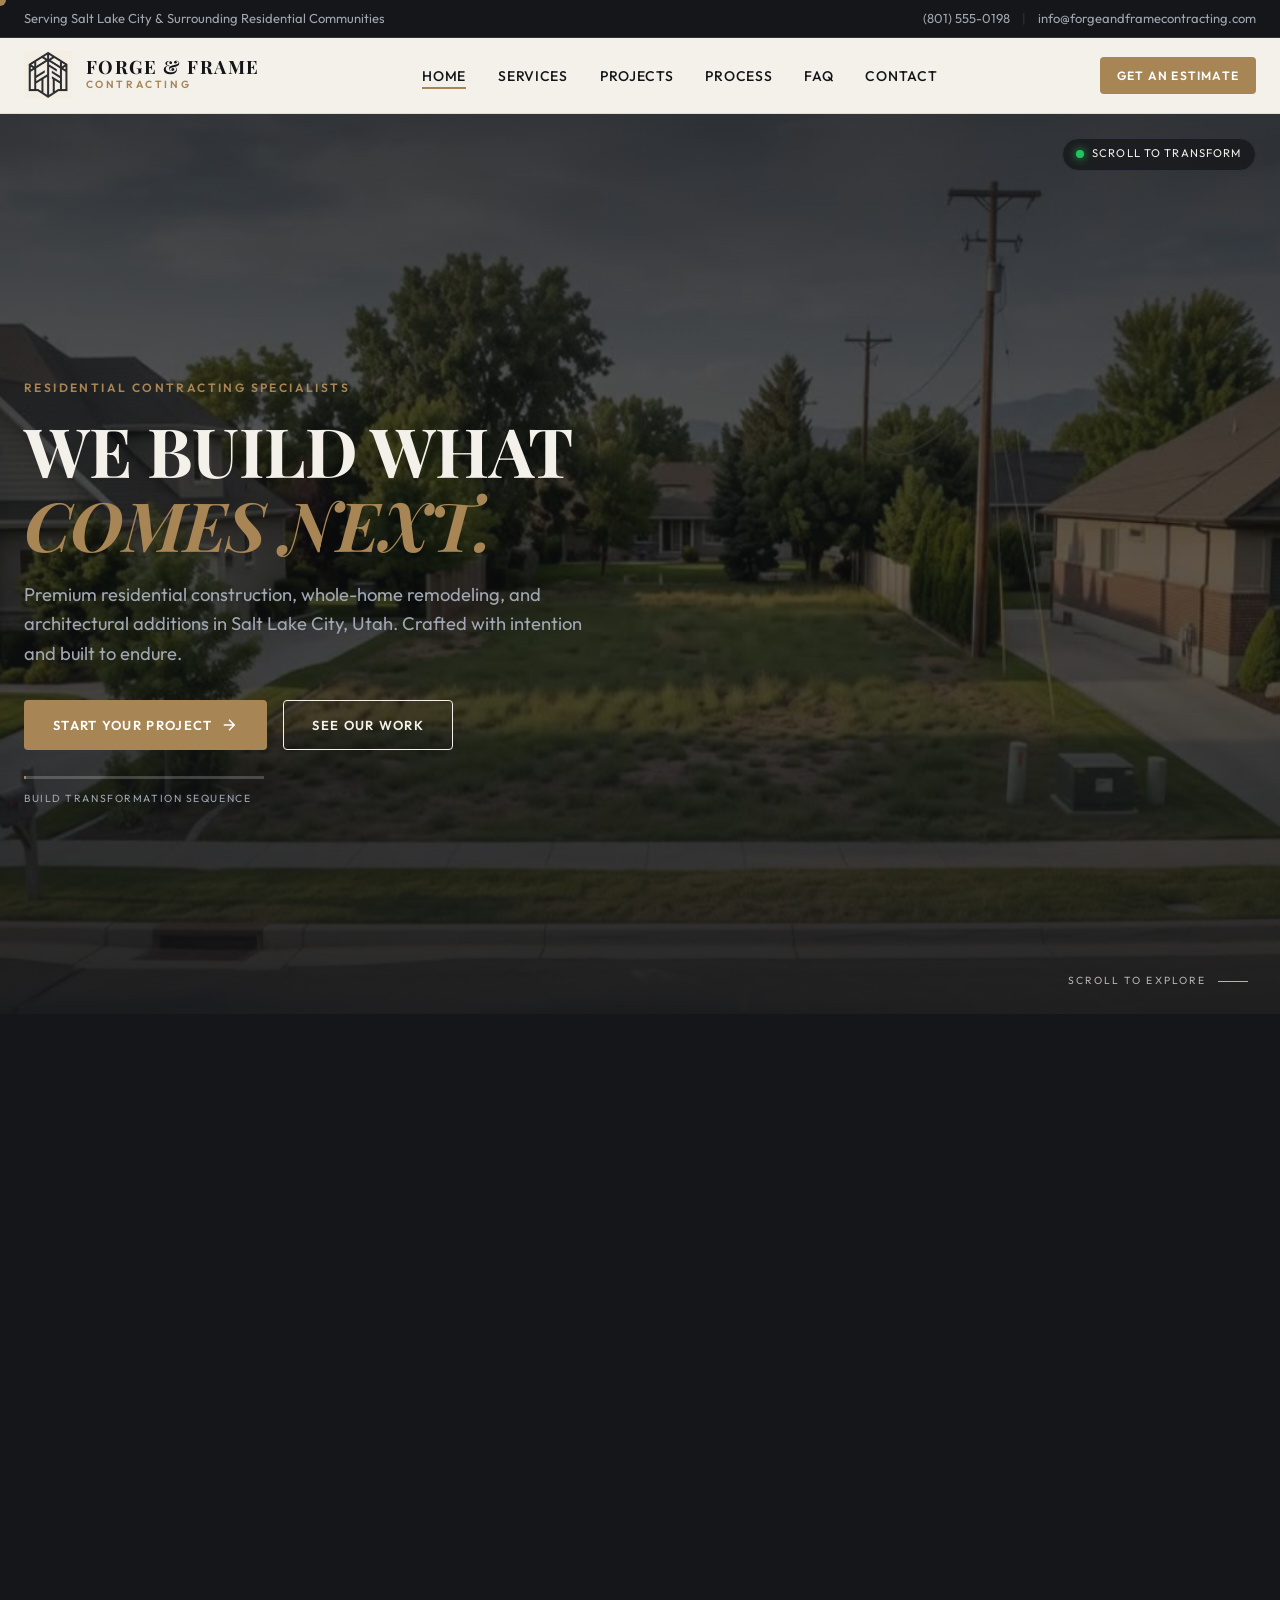
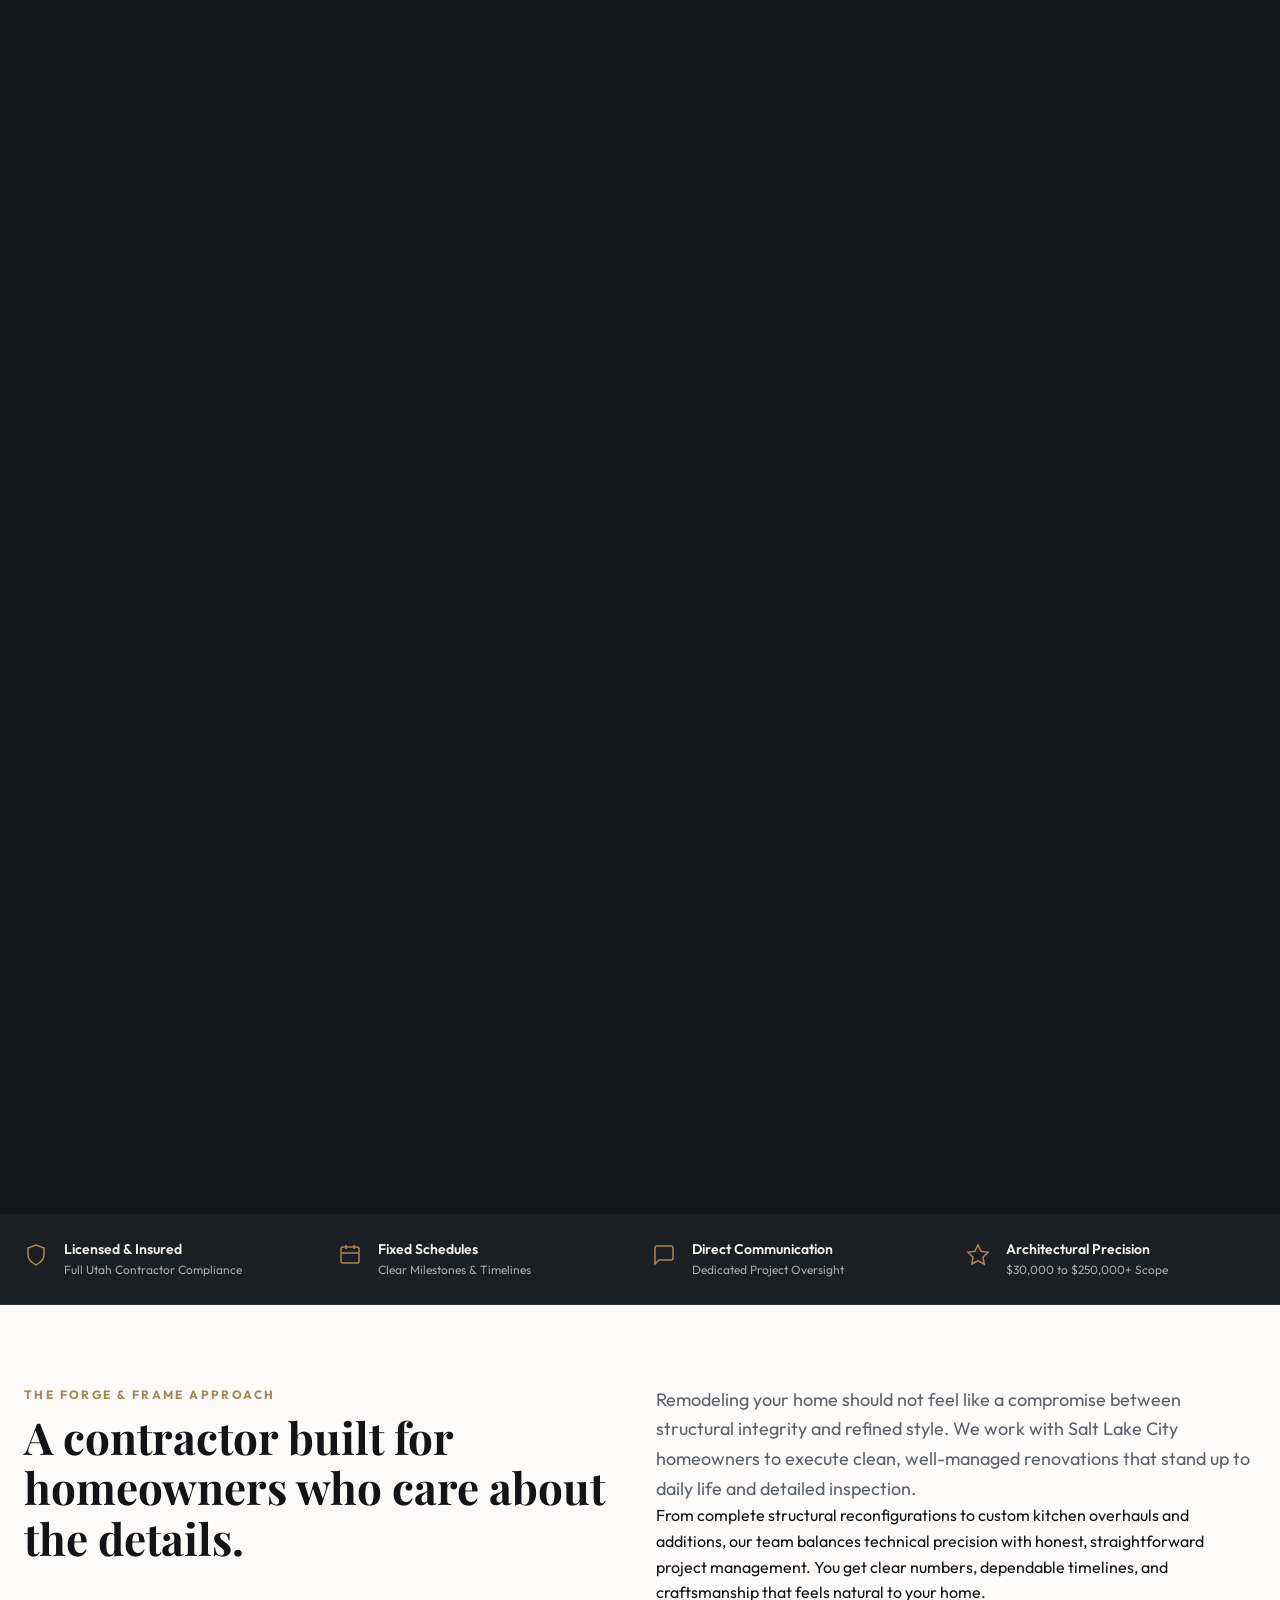
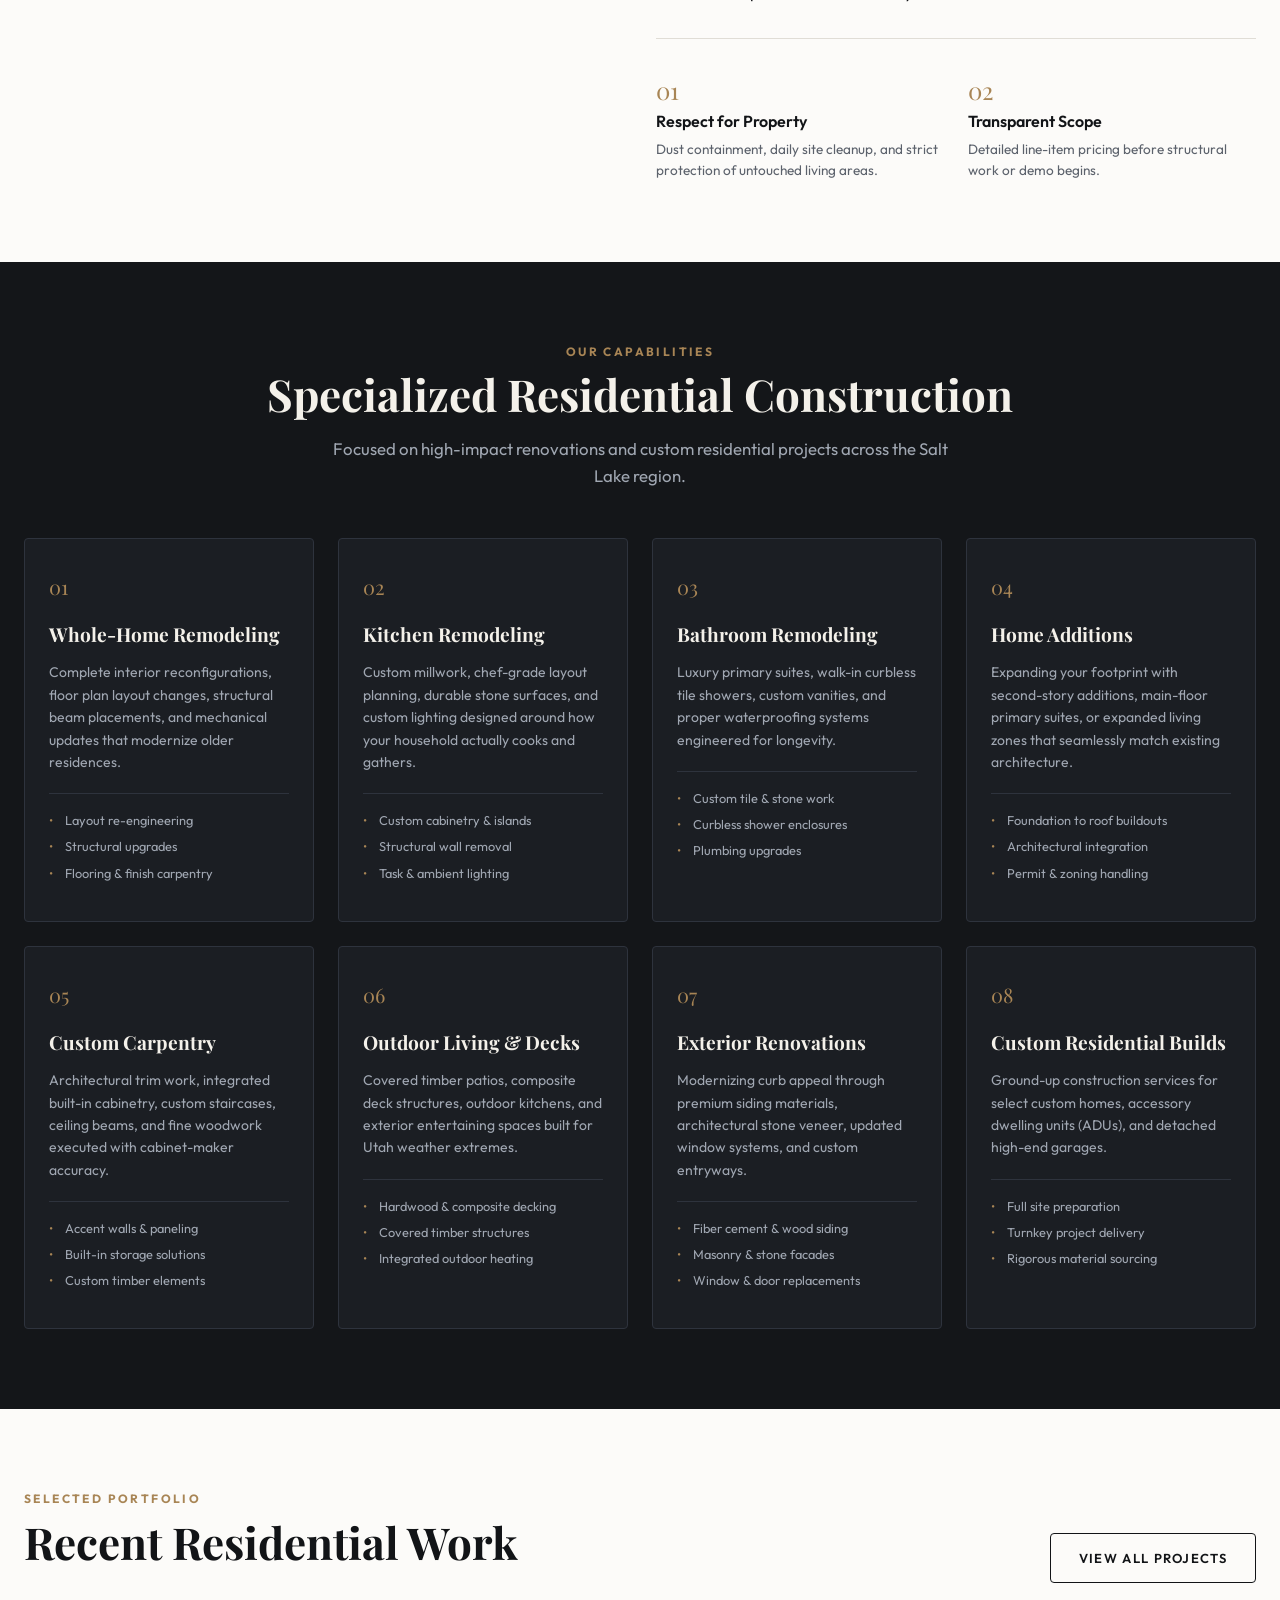
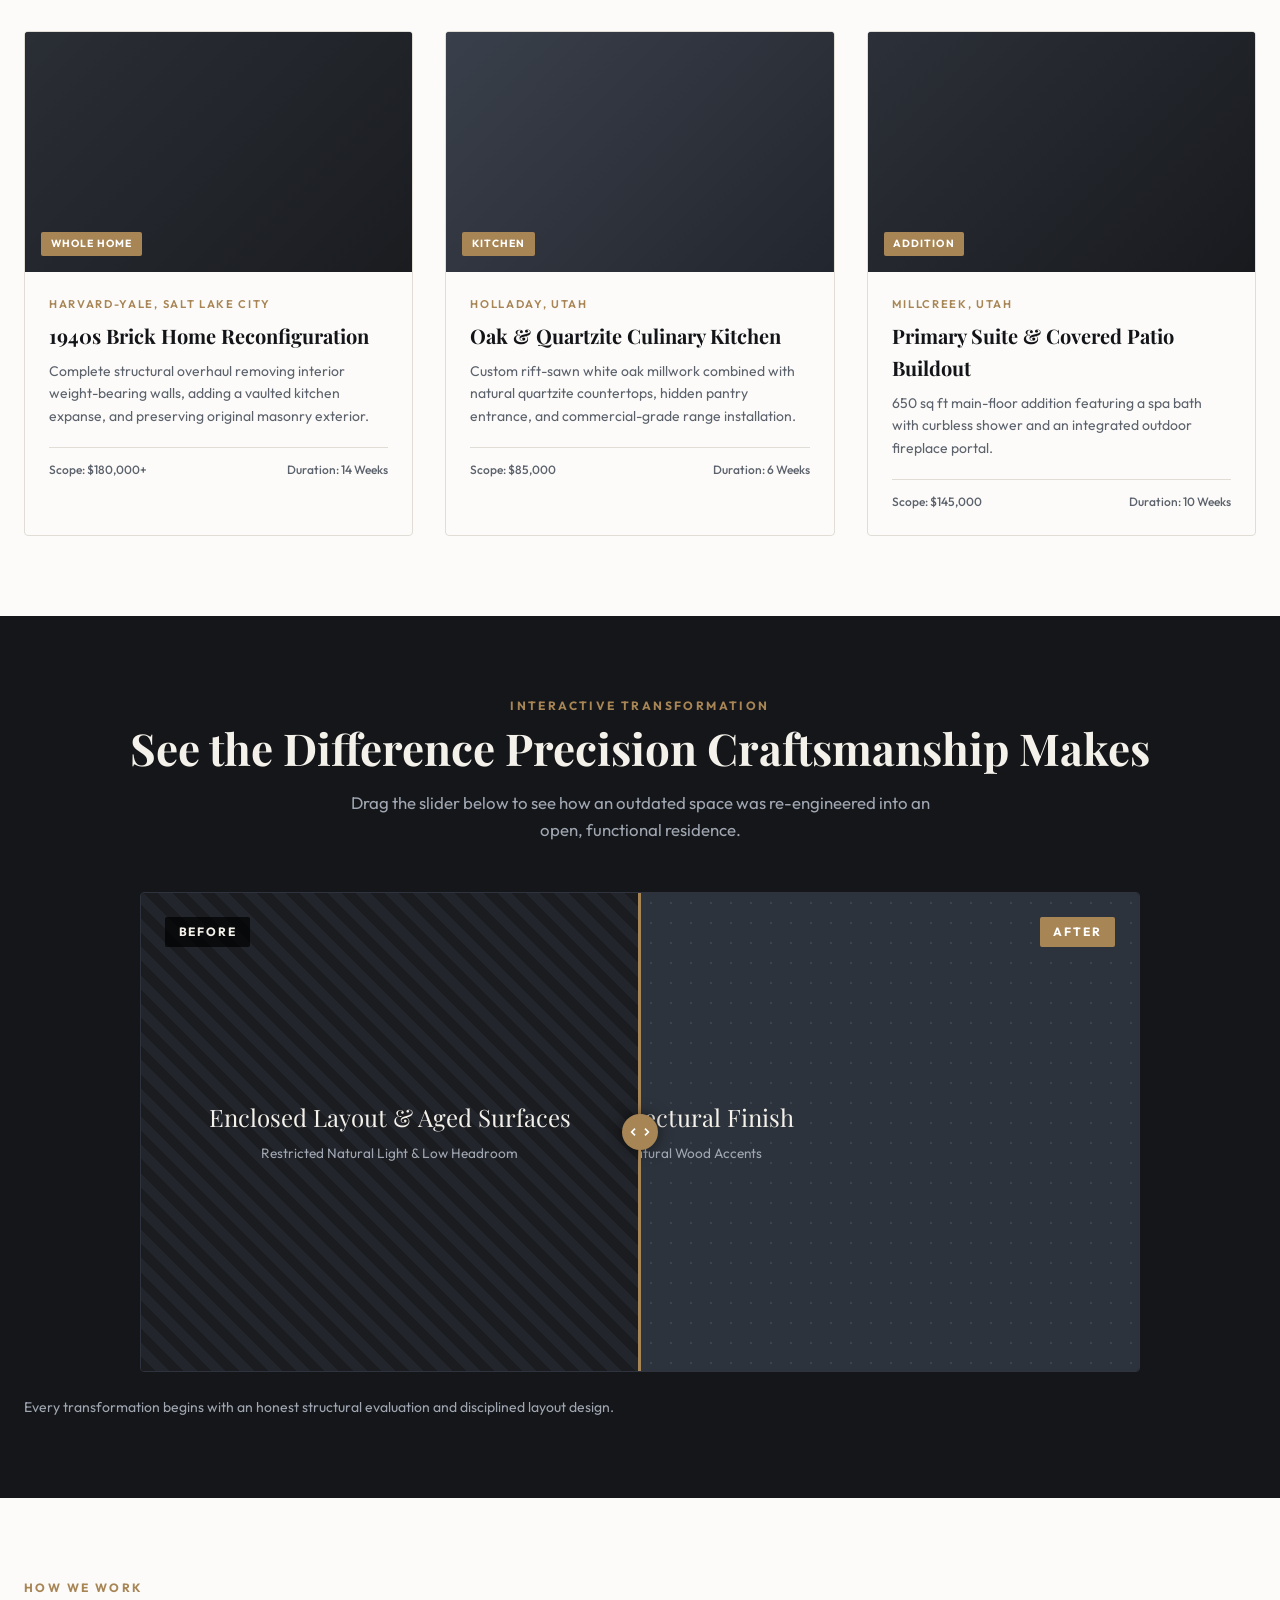
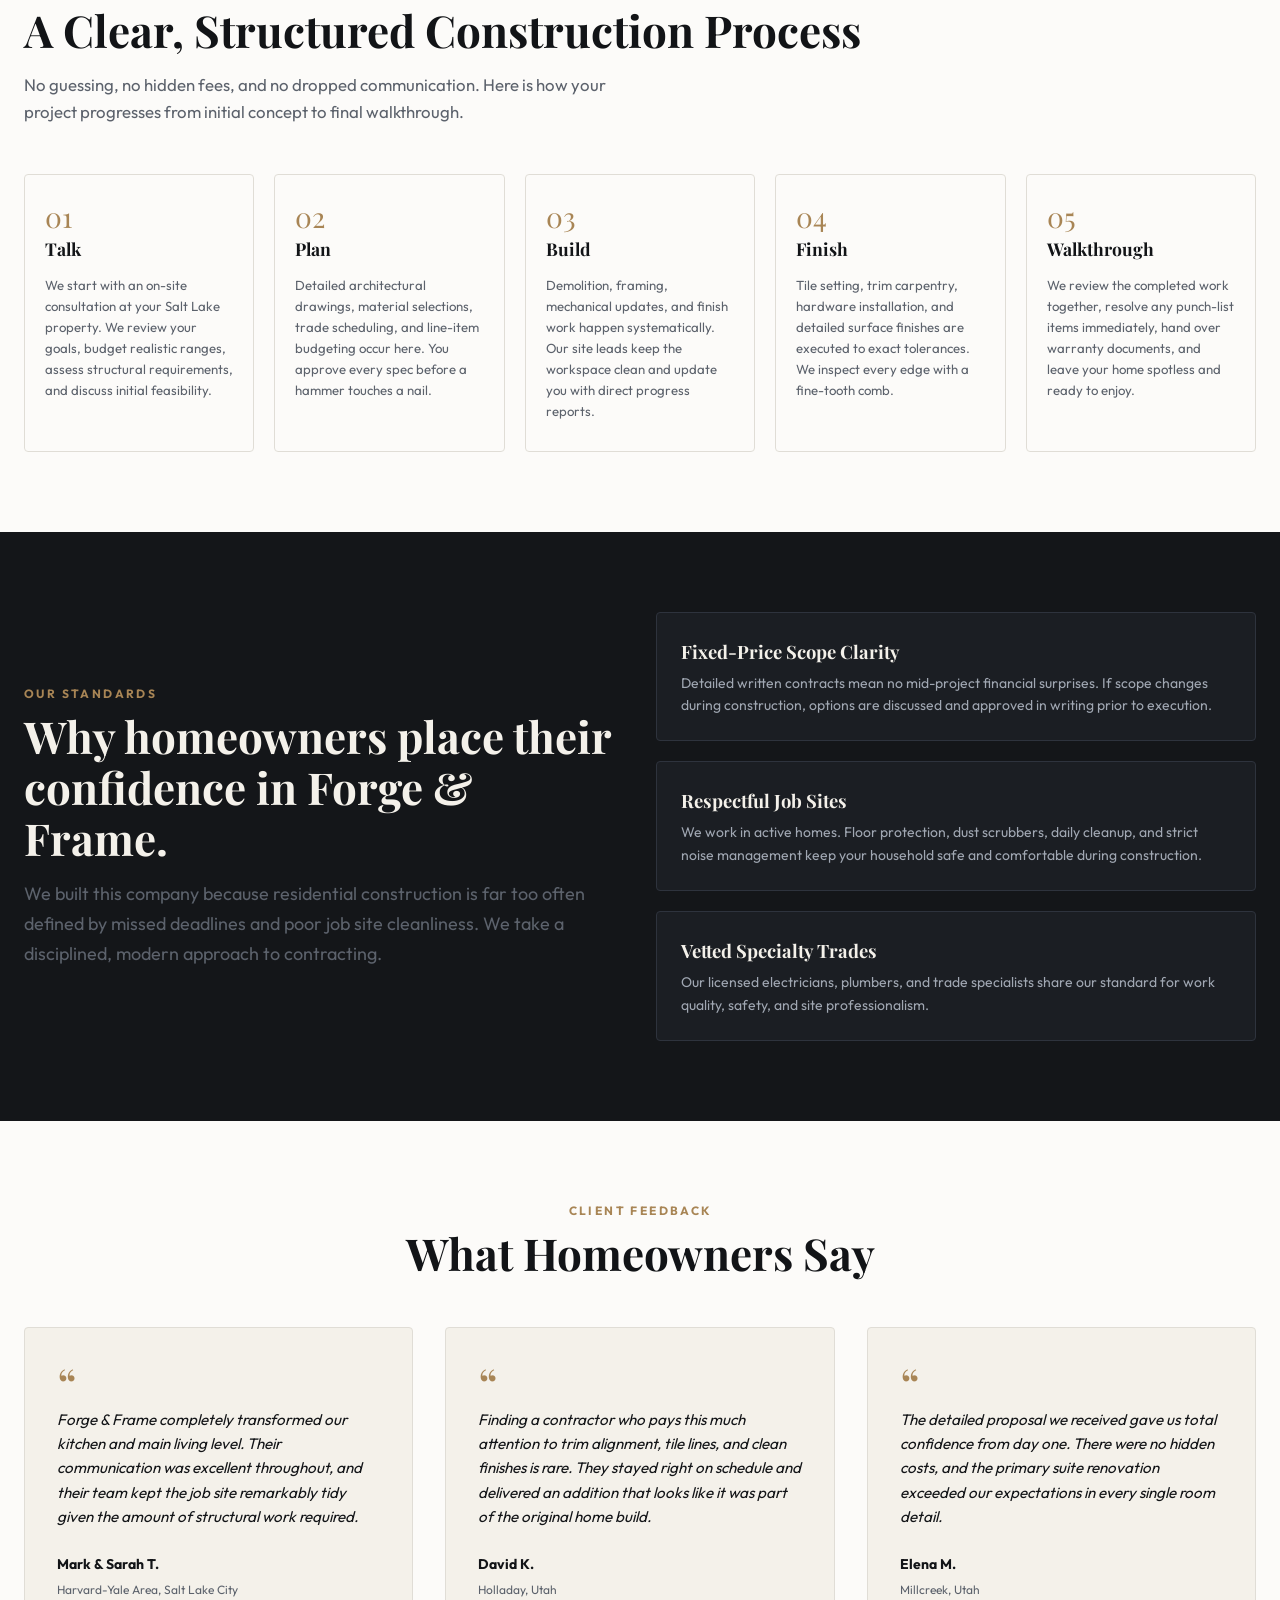
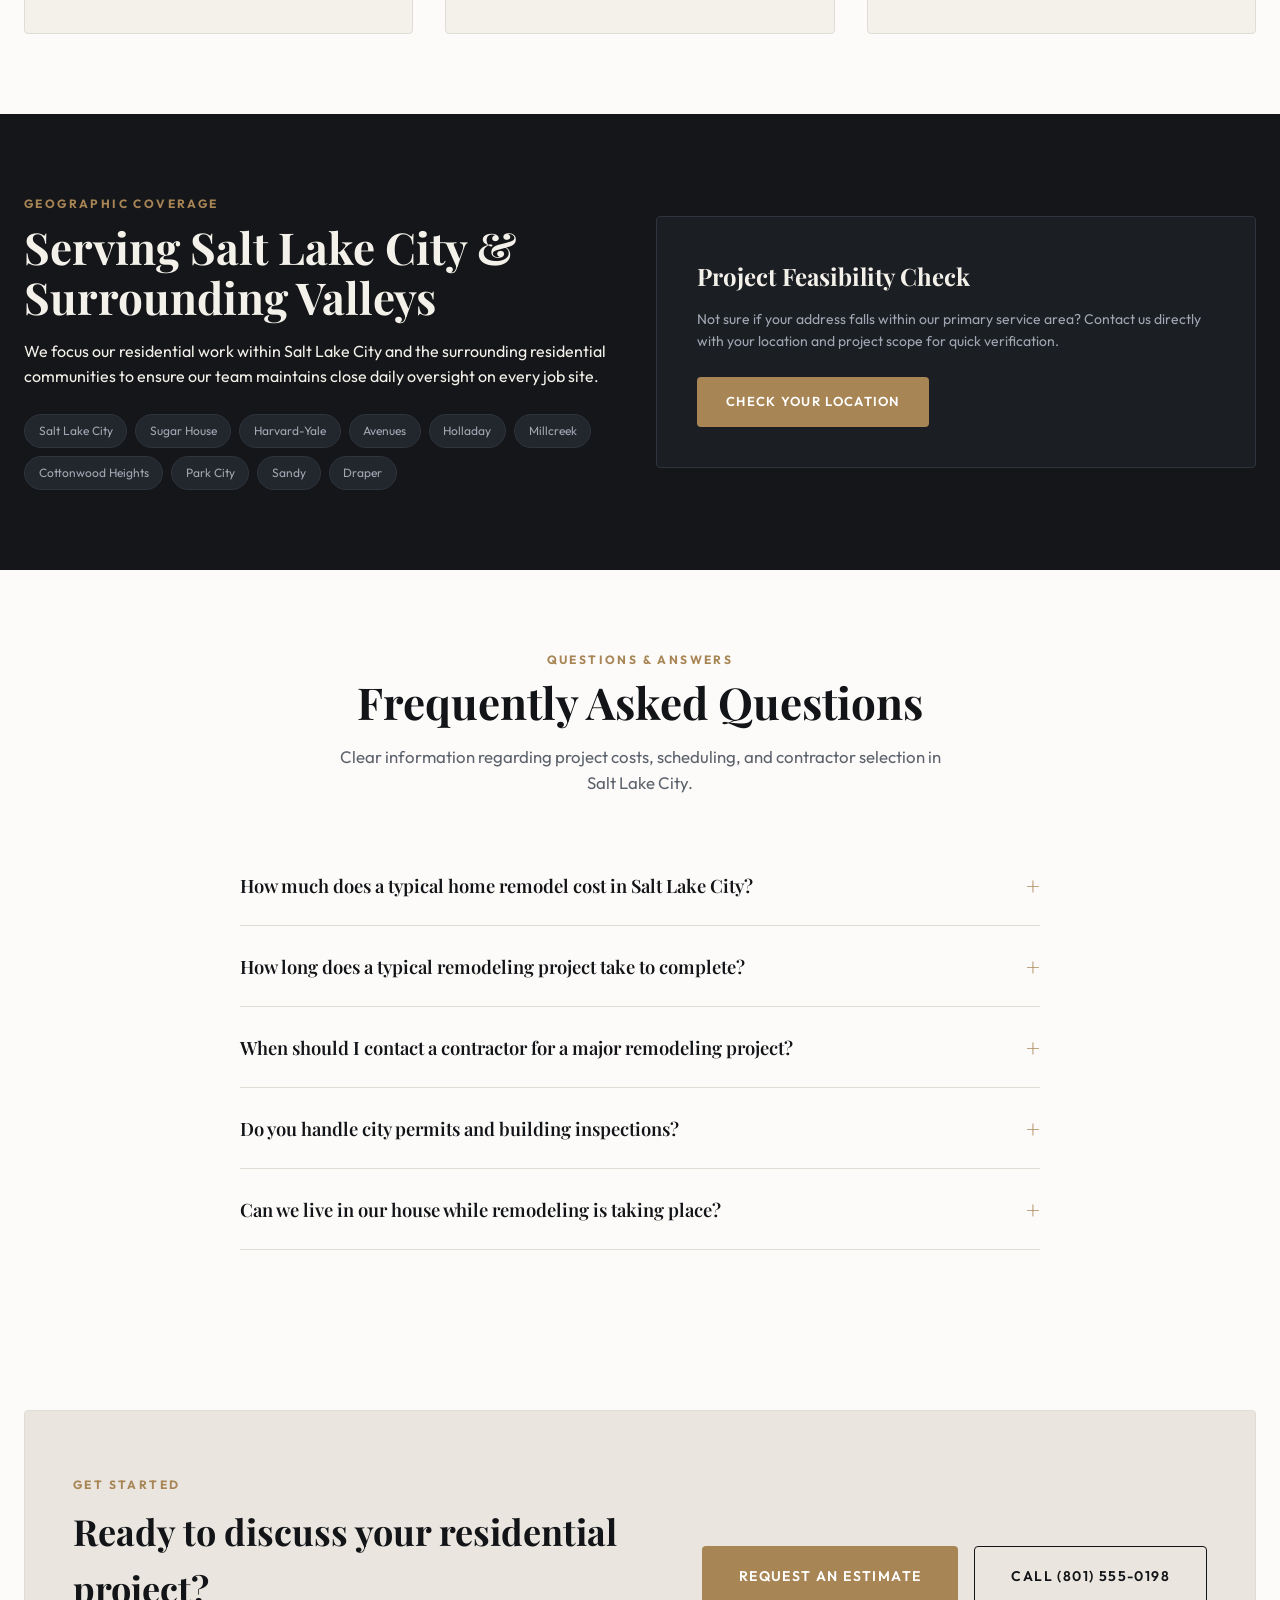
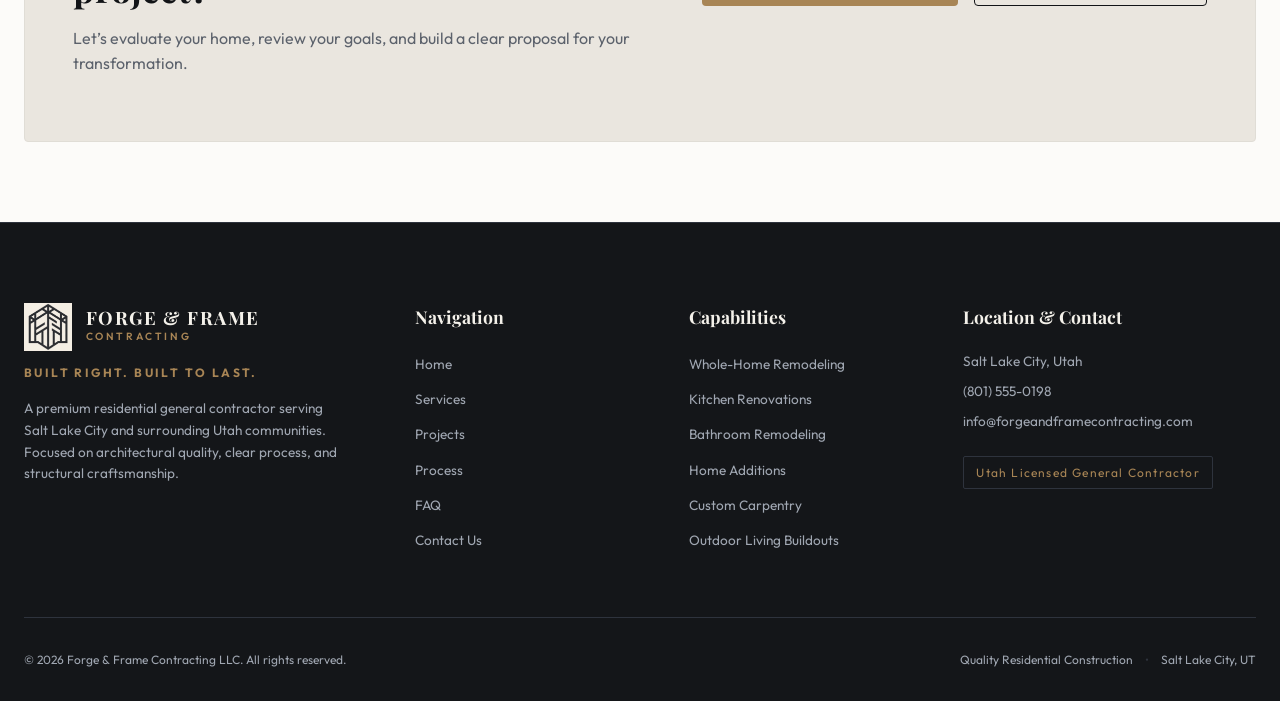
<file: index.html>
<!DOCTYPE html>
<html lang="en">
<head>
    <meta charset="UTF-8">
    <meta name="viewport" content="width=device-width, initial-scale=1.0">
    <title>Forge & Frame Contracting | Premium Residential General Contractor Salt Lake City</title>
    <meta name="description" content="Forge & Frame Contracting delivers high-end residential remodeling, custom additions, kitchen renovations, and custom home builds in Salt Lake City, Utah.">
    <meta name="keywords" content="Salt Lake City contractor, general contractor Salt Lake City, home remodeling Salt Lake City, kitchen remodeling Salt Lake City, bathroom remodeling Salt Lake City, home additions Salt Lake City">
    <link rel="canonical" href="index.html">

    <!-- Open Graph / Social -->
    <meta property="og:type" content="website">
    <meta property="og:title" content="Forge & Frame Contracting | Salt Lake City General Contractor">
    <meta property="og:description" content="Built right. Built to last. Premium residential remodeling and custom home additions in Salt Lake City.">
    <meta property="og:image" content="images/logo.png">

    <!-- Fonts & CSS -->
    <link rel="preconnect" href="https://fonts.googleapis.com">
    <link rel="preconnect" href="https://fonts.gstatic.com" crossorigin>
    <link href="https://fonts.googleapis.com/css2?family=Outfit:wght@300;400;500;600;700&family=Playfair+Display:ital,wght@0,500;0,600;0,700;1,400&display=swap" rel="stylesheet">
    <link rel="stylesheet" href="css/style.css">

    <!-- Structured Data (JSON-LD) -->
    <script type="application/ld+json">
    {
      "@context": "https://schema.org",
      "@type": "GeneralContractor",
      "name": "Forge & Frame Contracting",
      "image": "images/logo.png",
      "description": "Premium residential contractor specializing in full-home remodels, additions, kitchens, and architectural renovations in Salt Lake City, Utah.",
      "address": {
        "@type": "PostalAddress",
        "addressLocality": "Salt Lake City",
        "addressRegion": "UT",
        "addressCountry": "US"
      },
      "geo": {
        "@type": "GeoCoordinates",
        "latitude": 40.7608,
        "longitude": -111.8910
      },
      "areaServed": [
        "Salt Lake City",
        "Park City",
        "Millcreek",
        "Holladay",
        "Cottonwood Heights",
        "Sandy",
        "Draper",
        "South Jordan"
      ],
      "priceRange": "$$$$"
    }
    </script>
</head>
<body>

    <div class="custom-cursor" id="customCursor"></div>

    <!-- Top Notice Bar -->
    <div class="top-bar">
        <div class="container top-bar-inner">
            <span>Serving Salt Lake City & Surrounding Residential Communities</span>
            <div class="top-bar-contact">
                <a href="tel:+18015550198">(801) 555-0198</a>
                <span class="sep">|</span>
                <a href="mailto:info@forgeandframecontracting.com">info@forgeandframecontracting.com</a>
            </div>
        </div>
    </div>

    <!-- Header Navigation -->
    <header class="site-header" id="siteHeader">
        <div class="container header-inner">
            <a href="index.html" class="brand-logo" aria-label="Forge & Frame Contracting Home">
                <img src="images/logo.png" alt="Forge & Frame Contracting Logo" width="52" height="52">
                <div class="brand-text">
                    <span class="brand-name">FORGE & FRAME</span>
                    <span class="brand-sub">CONTRACTING</span>
                </div>
            </a>

            <nav class="main-nav" id="mainNav" aria-label="Main Navigation">
                <ul class="nav-list">
                    <li><a href="index.html" class="nav-link active">Home</a></li>
                    <li><a href="#services" class="nav-link">Services</a></li>
                    <li><a href="projects.html" class="nav-link">Projects</a></li>
                    <li><a href="#process" class="nav-link">Process</a></li>
                    <li><a href="#faq" class="nav-link">FAQ</a></li>
                    <li><a href="contact.html" class="nav-link">Contact</a></li>
                </ul>
            </nav>

            <div class="header-actions">
                <a href="contact.html" class="btn btn-primary btn-sm">GET AN ESTIMATE</a>
                <button class="mobile-toggle" id="mobileToggle" aria-label="Toggle navigation menu" aria-expanded="false">
                    <span class="hamburger-line"></span>
                    <span class="hamburger-line"></span>
                    <span class="hamburger-line"></span>
                </button>
            </div>
        </div>
    </header>

    <!-- Mobile Drawer -->
    <div class="mobile-menu" id="mobileMenu" aria-hidden="true">
        <div class="mobile-menu-inner">
            <nav>
                <ul class="mobile-nav-list">
                    <li><a href="index.html" class="mobile-nav-link">Home</a></li>
                    <li><a href="#services" class="mobile-nav-link">Services</a></li>
                    <li><a href="projects.html" class="mobile-nav-link">Projects</a></li>
                    <li><a href="#process" class="mobile-nav-link">Process</a></li>
                    <li><a href="#faq" class="mobile-nav-link">FAQ</a></li>
                    <li><a href="contact.html" class="mobile-nav-link">Contact</a></li>
                </ul>
            </nav>
            <div class="mobile-menu-cta">
                <a href="contact.html" class="btn btn-primary btn-full">START YOUR PROJECT</a>
                <div class="mobile-contact-info">
                    <p>Salt Lake City, Utah</p>
                    <p><a href="tel:+18015550198">(801) 555-0198</a></p>
                </div>
            </div>
        </div>
    </div>

    <!-- Hero Section with Scroll-Driven Sequence Animation -->
    <section class="hero-section" id="hero">
        <div class="hero-sticky-wrapper">
            <div class="hero-media-wrapper">
                <div class="hero-aspect-container">
                    <canvas id="heroCanvas" width="1280" height="768" aria-label="Construction time-lapse animation sequence"></canvas>
                    <div class="hero-media-overlay"></div>
                </div>
                
                <div class="hero-animation-status" id="heroStatus">
                    <span class="status-dot"></span>
                    <span class="status-text" id="statusText">PROJECT TIME-LAPSE SEQUENCE</span>
                </div>
            </div>

            <div class="container hero-content-container">
                <div class="hero-content">
                    <!-- Step 1 Copywriting -->
                    <div class="hero-step active" data-step="1">
                        <div class="hero-badge">RESIDENTIAL CONTRACTING SPECIALISTS</div>
                        <h1 class="hero-title">WE BUILD WHAT<br><span class="highlight">COMES NEXT.</span></h1>
                        <p class="hero-lead">
                            Premium residential construction, whole-home remodeling, and architectural additions in Salt Lake City, Utah. Crafted with intention and built to endure.
                        </p>
                        <div class="hero-buttons">
                            <a href="contact.html" class="btn btn-primary btn-magnetic">
                                <span>START YOUR PROJECT</span>
                                <svg class="btn-icon" width="18" height="18" viewBox="0 0 24 24" fill="none" stroke="currentColor" stroke-width="2"><path d="M5 12h14M12 5l7 7-7 7"/></svg>
                            </a>
                            <a href="projects.html" class="btn btn-outline btn-magnetic">
                                <span>SEE OUR WORK</span>
                            </a>
                        </div>
                    </div>

                    <!-- Step 2 Copywriting -->
                    <div class="hero-step" data-step="2">
                        <div class="hero-badge">ARCHITECTURAL PRECISION</div>
                        <h1 class="hero-title">CRAFTSMANSHIP<br><span class="highlight">AT EVERY SCALE.</span></h1>
                        <p class="hero-lead">
                            From complete structural reconfigurations to custom kitchen overhauls and primary suite additions, engineered for lasting value.
                        </p>
                        <div class="hero-buttons">
                            <a href="contact.html" class="btn btn-primary btn-magnetic">
                                <span>REQUEST AN ESTIMATE</span>
                            </a>
                        </div>
                    </div>

                    <!-- Step 3 Copywriting -->
                    <div class="hero-step" data-step="3">
                        <div class="hero-badge">THE FORGE & FRAME PROMISE</div>
                        <h1 class="hero-title">BUILT RIGHT.<br><span class="highlight">BUILT TO LAST.</span></h1>
                        <p class="hero-lead">
                            Transparent scope pricing, fixed schedules, and uncompromised site management for your Salt Lake City home.
                        </p>
                        <div class="hero-buttons">
                            <a href="contact.html" class="btn btn-primary btn-magnetic">
                                <span>SCHEDULE A CONSULTATION</span>
                            </a>
                        </div>
                    </div>

                    <div class="hero-progress-wrapper">
                        <div class="progress-bar-track">
                            <div class="progress-bar-fill" id="heroProgress"></div>
                        </div>
                        <span class="progress-label">BUILD TRANSFORMATION SEQUENCE</span>
                    </div>
                </div>
            </div>

            <div class="scroll-indicator">
                <span class="scroll-text">SCROLL TO EXPLORE</span>
                <div class="scroll-line"></div>
            </div>
        </div>
    </section>

    <!-- Trust / Credibility Strip -->
    <section class="trust-strip">
        <div class="container">
            <div class="trust-grid">
                <div class="trust-item">
                    <div class="trust-icon">
                        <svg width="24" height="24" viewBox="0 0 24 24" fill="none" stroke="currentColor" stroke-width="1.5"><path d="M12 22s8-4 8-10V5l-8-3-8 3v7c0 6 8 10 8 10z"/></svg>
                    </div>
                    <div class="trust-text">
                        <strong>Licensed & Insured</strong>
                        <span>Full Utah Contractor Compliance</span>
                    </div>
                </div>

                <div class="trust-item">
                    <div class="trust-icon">
                        <svg width="24" height="24" viewBox="0 0 24 24" fill="none" stroke="currentColor" stroke-width="1.5"><rect x="3" y="4" width="18" height="16" rx="2"/><path d="M16 2v4M8 2v4M3 10h18"/></svg>
                    </div>
                    <div class="trust-text">
                        <strong>Fixed Schedules</strong>
                        <span>Clear Milestones & Timelines</span>
                    </div>
                </div>

                <div class="trust-item">
                    <div class="trust-icon">
                        <svg width="24" height="24" viewBox="0 0 24 24" fill="none" stroke="currentColor" stroke-width="1.5"><path d="M21 15a2 2 0 0 1-2 2H7l-4 4V5a2 2 0 0 1 2-2h14a2 2 0 0 1 2 2z"/></svg>
                    </div>
                    <div class="trust-text">
                        <strong>Direct Communication</strong>
                        <span>Dedicated Project Oversight</span>
                    </div>
                </div>

                <div class="trust-item">
                    <div class="trust-icon">
                        <svg width="24" height="24" viewBox="0 0 24 24" fill="none" stroke="currentColor" stroke-width="1.5"><path d="M12 2l3.09 6.26L22 9.27l-5 4.87 1.18 6.88L12 17.77l-6.18 3.25L7 14.14 2 9.27l6.91-1.01L12 2z"/></svg>
                    </div>
                    <div class="trust-text">
                        <strong>Architectural Precision</strong>
                        <span>$30,000 to $250,000+ Scope</span>
                    </div>
                </div>
            </div>
        </div>
    </section>

    <!-- Positioning & Introduction -->
    <section class="section intro-section">
        <div class="container">
            <div class="grid grid-2 intro-grid">
                <div class="intro-heading-col">
                    <span class="section-label">THE FORGE & FRAME APPROACH</span>
                    <h2 class="section-title">A contractor built for homeowners who care about the details.</h2>
                </div>
                <div class="intro-body-col">
                    <p class="paragraph-lg">
                        Remodeling your home should not feel like a compromise between structural integrity and refined style. We work with Salt Lake City homeowners to execute clean, well-managed renovations that stand up to daily life and detailed inspection.
                    </p>
                    <p>
                        From complete structural reconfigurations to custom kitchen overhauls and additions, our team balances technical precision with honest, straightforward project management. You get clear numbers, dependable timelines, and craftsmanship that feels natural to your home.
                    </p>
                    <div class="intro-highlights">
                        <div class="highlight-box">
                            <span class="h-num">01</span>
                            <span class="h-title">Respect for Property</span>
                            <p>Dust containment, daily site cleanup, and strict protection of untouched living areas.</p>
                        </div>
                        <div class="highlight-box">
                            <span class="h-num">02</span>
                            <span class="h-title">Transparent Scope</span>
                            <p>Detailed line-item pricing before structural work or demo begins.</p>
                        </div>
                    </div>
                </div>
            </div>
        </div>
    </section>

    <!-- Services Overview -->
    <section class="section services-section dark-bg" id="services">
        <div class="container">
            <div class="section-header center">
                <span class="section-label">OUR CAPABILITIES</span>
                <h2 class="section-title">Specialized Residential Construction</h2>
                <p class="section-subtitle">Focused on high-impact renovations and custom residential projects across the Salt Lake region.</p>
            </div>

            <div class="services-grid">
                <!-- Service 1 -->
                <div class="service-card">
                    <div class="service-number">01</div>
                    <h3 class="service-title">Whole-Home Remodeling</h3>
                    <p class="service-desc">Complete interior reconfigurations, floor plan layout changes, structural beam placements, and mechanical updates that modernize older residences.</p>
                    <ul class="service-list">
                        <li>Layout re-engineering</li>
                        <li>Structural upgrades</li>
                        <li>Flooring & finish carpentry</li>
                    </ul>
                </div>

                <!-- Service 2 -->
                <div class="service-card">
                    <div class="service-number">02</div>
                    <h3 class="service-title">Kitchen Remodeling</h3>
                    <p class="service-desc">Custom millwork, chef-grade layout planning, durable stone surfaces, and custom lighting designed around how your household actually cooks and gathers.</p>
                    <ul class="service-list">
                        <li>Custom cabinetry & islands</li>
                        <li>Structural wall removal</li>
                        <li>Task & ambient lighting</li>
                    </ul>
                </div>

                <!-- Service 3 -->
                <div class="service-card">
                    <div class="service-number">03</div>
                    <h3 class="service-title">Bathroom Remodeling</h3>
                    <p class="service-desc">Luxury primary suites, walk-in curbless tile showers, custom vanities, and proper waterproofing systems engineered for longevity.</p>
                    <ul class="service-list">
                        <li>Custom tile & stone work</li>
                        <li>Curbless shower enclosures</li>
                        <li>Plumbing upgrades</li>
                    </ul>
                </div>

                <!-- Service 4 -->
                <div class="service-card">
                    <div class="service-number">04</div>
                    <h3 class="service-title">Home Additions</h3>
                    <p class="service-desc">Expanding your footprint with second-story additions, main-floor primary suites, or expanded living zones that seamlessly match existing architecture.</p>
                    <ul class="service-list">
                        <li>Foundation to roof buildouts</li>
                        <li>Architectural integration</li>
                        <li>Permit & zoning handling</li>
                    </ul>
                </div>

                <!-- Service 5 -->
                <div class="service-card">
                    <div class="service-number">05</div>
                    <h3 class="service-title">Custom Carpentry</h3>
                    <p class="service-desc">Architectural trim work, integrated built-in cabinetry, custom staircases, ceiling beams, and fine woodwork executed with cabinet-maker accuracy.</p>
                    <ul class="service-list">
                        <li>Accent walls & paneling</li>
                        <li>Built-in storage solutions</li>
                        <li>Custom timber elements</li>
                    </ul>
                </div>

                <!-- Service 6 -->
                <div class="service-card">
                    <div class="service-number">06</div>
                    <h3 class="service-title">Outdoor Living & Decks</h3>
                    <p class="service-desc">Covered timber patios, composite deck structures, outdoor kitchens, and exterior entertaining spaces built for Utah weather extremes.</p>
                    <ul class="service-list">
                        <li>Hardwood & composite decking</li>
                        <li>Covered timber structures</li>
                        <li>Integrated outdoor heating</li>
                    </ul>
                </div>

                <!-- Service 7 -->
                <div class="service-card">
                    <div class="service-number">07</div>
                    <h3 class="service-title">Exterior Renovations</h3>
                    <p class="service-desc">Modernizing curb appeal through premium siding materials, architectural stone veneer, updated window systems, and custom entryways.</p>
                    <ul class="service-list">
                        <li>Fiber cement & wood siding</li>
                        <li>Masonry & stone facades</li>
                        <li>Window & door replacements</li>
                    </ul>
                </div>

                <!-- Service 8 -->
                <div class="service-card">
                    <div class="service-number">08</div>
                    <h3 class="service-title">Custom Residential Builds</h3>
                    <p class="service-desc">Ground-up construction services for select custom homes, accessory dwelling units (ADUs), and detached high-end garages.</p>
                    <ul class="service-list">
                        <li>Full site preparation</li>
                        <li>Turnkey project delivery</li>
                        <li>Rigorous material sourcing</li>
                    </ul>
                </div>
            </div>
        </div>
    </section>

    <!-- Featured Projects Preview -->
    <section class="section projects-preview-section">
        <div class="container">
            <div class="section-header flex-header">
                <div>
                    <span class="section-label">SELECTED PORTFOLIO</span>
                    <h2 class="section-title">Recent Residential Work</h2>
                </div>
                <a href="projects.html" class="btn btn-outline">VIEW ALL PROJECTS</a>
            </div>

            <div class="project-cards-grid">
                <!-- Project Card 1 -->
                <article class="project-card">
                    <div class="project-image-box">
                        <div class="project-placeholder-visual project-bg-1">
                            <span class="p-badge">WHOLE HOME</span>
                        </div>
                    </div>
                    <div class="project-info">
                        <span class="project-location">HARVARD-YALE, SALT LAKE CITY</span>
                        <h3 class="project-name">1940s Brick Home Reconfiguration</h3>
                        <p class="project-excerpt">Complete structural overhaul removing interior weight-bearing walls, adding a vaulted kitchen expanse, and preserving original masonry exterior.</p>
                        <div class="project-meta">
                            <span>Scope: $180,000+</span>
                            <span>Duration: 14 Weeks</span>
                        </div>
                    </div>
                </article>

                <!-- Project Card 2 -->
                <article class="project-card">
                    <div class="project-image-box">
                        <div class="project-placeholder-visual project-bg-2">
                            <span class="p-badge">KITCHEN</span>
                        </div>
                    </div>
                    <div class="project-info">
                        <span class="project-location">HOLLADAY, UTAH</span>
                        <h3 class="project-name">Oak & Quartzite Culinary Kitchen</h3>
                        <p class="project-excerpt">Custom rift-sawn white oak millwork combined with natural quartzite countertops, hidden pantry entrance, and commercial-grade range installation.</p>
                        <div class="project-meta">
                            <span>Scope: $85,000</span>
                            <span>Duration: 6 Weeks</span>
                        </div>
                    </div>
                </article>

                <!-- Project Card 3 -->
                <article class="project-card">
                    <div class="project-image-box">
                        <div class="project-placeholder-visual project-bg-3">
                            <span class="p-badge">ADDITION</span>
                        </div>
                    </div>
                    <div class="project-info">
                        <span class="project-location">MILLCREEK, UTAH</span>
                        <h3 class="project-name">Primary Suite & Covered Patio Buildout</h3>
                        <p class="project-excerpt">650 sq ft main-floor addition featuring a spa bath with curbless shower and an integrated outdoor fireplace portal.</p>
                        <div class="project-meta">
                            <span>Scope: $145,000</span>
                            <span>Duration: 10 Weeks</span>
                        </div>
                    </div>
                </article>
            </div>
        </div>
    </section>

    <!-- Interactive Before / After Section -->
    <section class="section before-after-section dark-bg">
        <div class="container">
            <div class="section-header center">
                <span class="section-label">INTERACTIVE TRANSFORMATION</span>
                <h2 class="section-title">See the Difference Precision Craftsmanship Makes</h2>
                <p class="section-subtitle">Drag the slider below to see how an outdated space was re-engineered into an open, functional residence.</p>
            </div>

            <div class="ba-slider-container" id="baSliderContainer">
                <div class="ba-image-layer ba-after-layer">
                    <div class="ba-visual-mock after-mock">
                        <div class="ba-tag tag-after">AFTER</div>
                        <div class="ba-content-mock">
                            <span class="mock-title">Custom Architectural Finish</span>
                            <span class="mock-sub">Open Sightlines & Natural Wood Accents</span>
                        </div>
                    </div>
                </div>

                <div class="ba-image-layer ba-before-layer" id="baBeforeLayer">
                    <div class="ba-visual-mock before-mock">
                        <div class="ba-tag tag-before">BEFORE</div>
                        <div class="ba-content-mock">
                            <span class="mock-title">Enclosed Layout & Aged Surfaces</span>
                            <span class="mock-sub">Restricted Natural Light & Low Headroom</span>
                        </div>
                    </div>
                </div>

                <div class="ba-handle" id="baHandle" style="left: 50%;">
                    <div class="ba-handle-line"></div>
                    <div class="ba-handle-button" aria-label="Drag to compare before and after">
                        <svg width="20" height="20" viewBox="0 0 24 24" fill="none" stroke="currentColor" stroke-width="2"><path d="M18 8l4 4-4 4M6 8l-4 4 4 4"/></svg>
                    </div>
                    <div class="ba-handle-line"></div>
                </div>
            </div>

            <div class="ba-caption center">
                <p>Every transformation begins with an honest structural evaluation and disciplined layout design.</p>
            </div>
        </div>
    </section>

    <!-- Process Section -->
    <section class="section process-section" id="process">
        <div class="container">
            <div class="section-header">
                <span class="section-label">HOW WE WORK</span>
                <h2 class="section-title">A Clear, Structured Construction Process</h2>
                <p class="section-subtitle">No guessing, no hidden fees, and no dropped communication. Here is how your project progresses from initial concept to final walkthrough.</p>
            </div>

            <div class="process-steps">
                <!-- Step 1 -->
                <div class="process-step">
                    <div class="step-header">
                        <span class="step-num">01</span>
                        <h3 class="step-title">Talk</h3>
                    </div>
                    <p class="step-desc">We start with an on-site consultation at your Salt Lake property. We review your goals, budget realistic ranges, assess structural requirements, and discuss initial feasibility.</p>
                </div>

                <!-- Step 2 -->
                <div class="process-step">
                    <div class="step-header">
                        <span class="step-num">02</span>
                        <h3 class="step-title">Plan</h3>
                    </div>
                    <p class="step-desc">Detailed architectural drawings, material selections, trade scheduling, and line-item budgeting occur here. You approve every spec before a hammer touches a nail.</p>
                </div>

                <!-- Step 3 -->
                <div class="process-step">
                    <div class="step-header">
                        <span class="step-num">03</span>
                        <h3 class="step-title">Build</h3>
                    </div>
                    <p class="step-desc">Demolition, framing, mechanical updates, and finish work happen systematically. Our site leads keep the workspace clean and update you with direct progress reports.</p>
                </div>

                <!-- Step 4 -->
                <div class="process-step">
                    <div class="step-header">
                        <span class="step-num">04</span>
                        <h3 class="step-title">Finish</h3>
                    </div>
                    <p class="step-desc">Tile setting, trim carpentry, hardware installation, and detailed surface finishes are executed to exact tolerances. We inspect every edge with a fine-tooth comb.</p>
                </div>

                <!-- Step 5 -->
                <div class="process-step">
                    <div class="step-header">
                        <span class="step-num">05</span>
                        <h3 class="step-title">Walkthrough</h3>
                    </div>
                    <p class="step-desc">We review the completed work together, resolve any punch-list items immediately, hand over warranty documents, and leave your home spotless and ready to enjoy.</p>
                </div>
            </div>
        </div>
    </section>

    <!-- Why Forge & Frame -->
    <section class="section why-section dark-bg">
        <div class="container">
            <div class="grid grid-2 why-grid">
                <div>
                    <span class="section-label">OUR STANDARDS</span>
                    <h2 class="section-title">Why homeowners place their confidence in Forge & Frame.</h2>
                    <p class="paragraph-lg">
                        We built this company because residential construction is far too often defined by missed deadlines and poor job site cleanliness. We take a disciplined, modern approach to contracting.
                    </p>
                </div>

                <div class="why-list">
                    <div class="why-card">
                        <h4>Fixed-Price Scope Clarity</h4>
                        <p>Detailed written contracts mean no mid-project financial surprises. If scope changes during construction, options are discussed and approved in writing prior to execution.</p>
                    </div>

                    <div class="why-card">
                        <h4>Respectful Job Sites</h4>
                        <p>We work in active homes. Floor protection, dust scrubbers, daily cleanup, and strict noise management keep your household safe and comfortable during construction.</p>
                    </div>

                    <div class="why-card">
                        <h4>Vetted Specialty Trades</h4>
                        <p>Our licensed electricians, plumbers, and trade specialists share our standard for work quality, safety, and site professionalism.</p>
                    </div>
                </div>
            </div>
        </div>
    </section>

    <!-- Testimonials / Client Experience -->
    <section class="section testimonials-section">
        <div class="container">
            <div class="section-header center">
                <span class="section-label">CLIENT FEEDBACK</span>
                <h2 class="section-title">What Homeowners Say</h2>
            </div>

            <div class="testimonials-grid">
                <div class="testimonial-card">
                    <div class="quote-mark">“</div>
                    <p class="quote-text">Forge & Frame completely transformed our kitchen and main living level. Their communication was excellent throughout, and their team kept the job site remarkably tidy given the amount of structural work required.</p>
                    <div class="quote-author">
                        <strong>Mark & Sarah T.</strong>
                        <span>Harvard-Yale Area, Salt Lake City</span>
                    </div>
                </div>

                <div class="testimonial-card">
                    <div class="quote-mark">“</div>
                    <p class="quote-text">Finding a contractor who pays this much attention to trim alignment, tile lines, and clean finishes is rare. They stayed right on schedule and delivered an addition that looks like it was part of the original home build.</p>
                    <div class="quote-author">
                        <strong>David K.</strong>
                        <span>Holladay, Utah</span>
                    </div>
                </div>

                <div class="testimonial-card">
                    <div class="quote-mark">“</div>
                    <p class="quote-text">The detailed proposal we received gave us total confidence from day one. There were no hidden costs, and the primary suite renovation exceeded our expectations in every single room detail.</p>
                    <div class="quote-author">
                        <strong>Elena M.</strong>
                        <span>Millcreek, Utah</span>
                    </div>
                </div>
            </div>
        </div>
    </section>

    <!-- Service Area Section -->
    <section class="section service-area-section dark-bg">
        <div class="container">
            <div class="grid grid-2 area-grid">
                <div>
                    <span class="section-label">GEOGRAPHIC COVERAGE</span>
                    <h2 class="section-title">Serving Salt Lake City & Surrounding Valleys</h2>
                    <p>
                        We focus our residential work within Salt Lake City and the surrounding residential communities to ensure our team maintains close daily oversight on every job site.
                    </p>
                    <div class="area-tags">
                        <span class="area-tag">Salt Lake City</span>
                        <span class="area-tag">Sugar House</span>
                        <span class="area-tag">Harvard-Yale</span>
                        <span class="area-tag">Avenues</span>
                        <span class="area-tag">Holladay</span>
                        <span class="area-tag">Millcreek</span>
                        <span class="area-tag">Cottonwood Heights</span>
                        <span class="area-tag">Park City</span>
                        <span class="area-tag">Sandy</span>
                        <span class="area-tag">Draper</span>
                    </div>
                </div>
                <div class="area-box">
                    <h3>Project Feasibility Check</h3>
                    <p>Not sure if your address falls within our primary service area? Contact us directly with your location and project scope for quick verification.</p>
                    <a href="contact.html" class="btn btn-primary">CHECK YOUR LOCATION</a>
                </div>
            </div>
        </div>
    </section>

    <!-- FAQ Accordion Section (AEO / SEO Optimized) -->
    <section class="section faq-section" id="faq">
        <div class="container">
            <div class="section-header center">
                <span class="section-label">QUESTIONS & ANSWERS</span>
                <h2 class="section-title">Frequently Asked Questions</h2>
                <p class="section-subtitle">Clear information regarding project costs, scheduling, and contractor selection in Salt Lake City.</p>
            </div>

            <div class="faq-accordion">
                <div class="faq-item">
                    <button class="faq-trigger" aria-expanded="false">
                        <span>How much does a typical home remodel cost in Salt Lake City?</span>
                        <span class="faq-icon">+</span>
                    </button>
                    <div class="faq-content">
                        <p>Residential project costs vary according to square footage, structural changes, and finish grades. In the Salt Lake market, kitchen remodels typically range between $45,000 and $120,000, primary bathroom suite renovations run between $30,000 and $75,000, and major whole-home additions or structural reconfigurations often range from $120,000 to $250,000+.</p>
                    </div>
                </div>

                <div class="faq-item">
                    <button class="faq-trigger" aria-expanded="false">
                        <span>How long does a typical remodeling project take to complete?</span>
                        <span class="faq-icon">+</span>
                    </button>
                    <div class="faq-content">
                        <p>Timeline depends directly on project scope and material lead times. A dedicated kitchen remodel generally spans 5 to 8 weeks of active site work, while larger structural additions or whole-home reconfigurations typically range between 10 and 18 weeks. Detailed timelines are provided in our initial planning phase.</p>
                    </div>
                </div>

                <div class="faq-item">
                    <button class="faq-trigger" aria-expanded="false">
                        <span>When should I contact a contractor for a major remodeling project?</span>
                        <span class="faq-icon">+</span>
                    </button>
                    <div class="faq-content">
                        <p>It is best to reach out 2 to 4 months before your desired construction start date. This window allows ample time for preliminary site evaluations, design iteration, permit approval through your local municipal building department, and material ordering.</p>
                    </div>
                </div>

                <div class="faq-item">
                    <button class="faq-trigger" aria-expanded="false">
                        <span>Do you handle city permits and building inspections?</span>
                        <span class="faq-icon">+</span>
                    </button>
                    <div class="faq-content">
                        <p>Yes. Forge & Frame handles all required building permits and coordinates mandatory municipal inspections (framing, electrical, plumbing, insulation, and final occupancy) with Salt Lake County or local city building divisions.</p>
                    </div>
                </div>

                <div class="faq-item">
                    <button class="faq-trigger" aria-expanded="false">
                        <span>Can we live in our house while remodeling is taking place?</span>
                        <span class="faq-icon">+</span>
                    </button>
                    <div class="faq-content">
                        <p>For localized renovations such as a single bathroom or kitchen update, many homeowners remain in the home comfortably. For full-home interior transformations or major multi-room additions, temporary temporary living arrangements may be recommended for safety and convenience.</p>
                    </div>
                </div>
            </div>
        </div>
    </section>

    <!-- Final CTA Banner -->
    <section class="section cta-banner-section">
        <div class="container">
            <div class="cta-banner-box">
                <div class="cta-content">
                    <span class="section-label">GET STARTED</span>
                    <h2>Ready to discuss your residential project?</h2>
                    <p>Let’s evaluate your home, review your goals, and build a clear proposal for your transformation.</p>
                </div>
                <div class="cta-actions">
                    <a href="contact.html" class="btn btn-primary btn-lg">REQUEST AN ESTIMATE</a>
                    <a href="tel:+18015550198" class="btn btn-outline btn-lg">CALL (801) 555-0198</a>
                </div>
            </div>
        </div>
    </section>

    <!-- Site Footer -->
    <footer class="site-footer">
        <div class="container">
            <div class="footer-top">
                <div class="footer-brand-col">
                    <a href="index.html" class="brand-logo footer-logo">
                        <img src="images/logo.png" alt="Forge & Frame Contracting Logo" width="48" height="48">
                        <div class="brand-text">
                            <span class="brand-name">FORGE & FRAME</span>
                            <span class="brand-sub">CONTRACTING</span>
                        </div>
                    </a>
                    <p class="footer-tagline">BUILT RIGHT. BUILT TO LAST.</p>
                    <p class="footer-desc">
                        A premium residential general contractor serving Salt Lake City and surrounding Utah communities. Focused on architectural quality, clear process, and structural craftsmanship.
                    </p>
                </div>

                <div class="footer-links-col">
                    <h4 class="footer-heading">Navigation</h4>
                    <ul>
                        <li><a href="index.html">Home</a></li>
                        <li><a href="#services">Services</a></li>
                        <li><a href="projects.html">Projects</a></li>
                        <li><a href="#process">Process</a></li>
                        <li><a href="#faq">FAQ</a></li>
                        <li><a href="contact.html">Contact Us</a></li>
                    </ul>
                </div>

                <div class="footer-services-col">
                    <h4 class="footer-heading">Capabilities</h4>
                    <ul>
                        <li><a href="#services">Whole-Home Remodeling</a></li>
                        <li><a href="#services">Kitchen Renovations</a></li>
                        <li><a href="#services">Bathroom Remodeling</a></li>
                        <li><a href="#services">Home Additions</a></li>
                        <li><a href="#services">Custom Carpentry</a></li>
                        <li><a href="#services">Outdoor Living Buildouts</a></li>
                    </ul>
                </div>

                <div class="footer-contact-col">
                    <h4 class="footer-heading">Location & Contact</h4>
                    <p class="contact-line">Salt Lake City, Utah</p>
                    <p class="contact-line"><a href="tel:+18015550198">(801) 555-0198</a></p>
                    <p class="contact-line"><a href="mailto:info@forgeandframecontracting.com">info@forgeandframecontracting.com</a></p>
                    <div class="footer-license">Utah Licensed General Contractor</div>
                </div>
            </div>

            <div class="footer-bottom">
                <p>&copy; 2026 Forge & Frame Contracting LLC. All rights reserved.</p>
                <div class="footer-legal">
                    <span>Quality Residential Construction</span>
                    <span class="sep">•</span>
                    <span>Salt Lake City, UT</span>
                </div>
            </div>
        </div>
    </footer>

    <!-- Scripts -->
    <script src="js/script.js"></script>
</body>
</html>
</file>
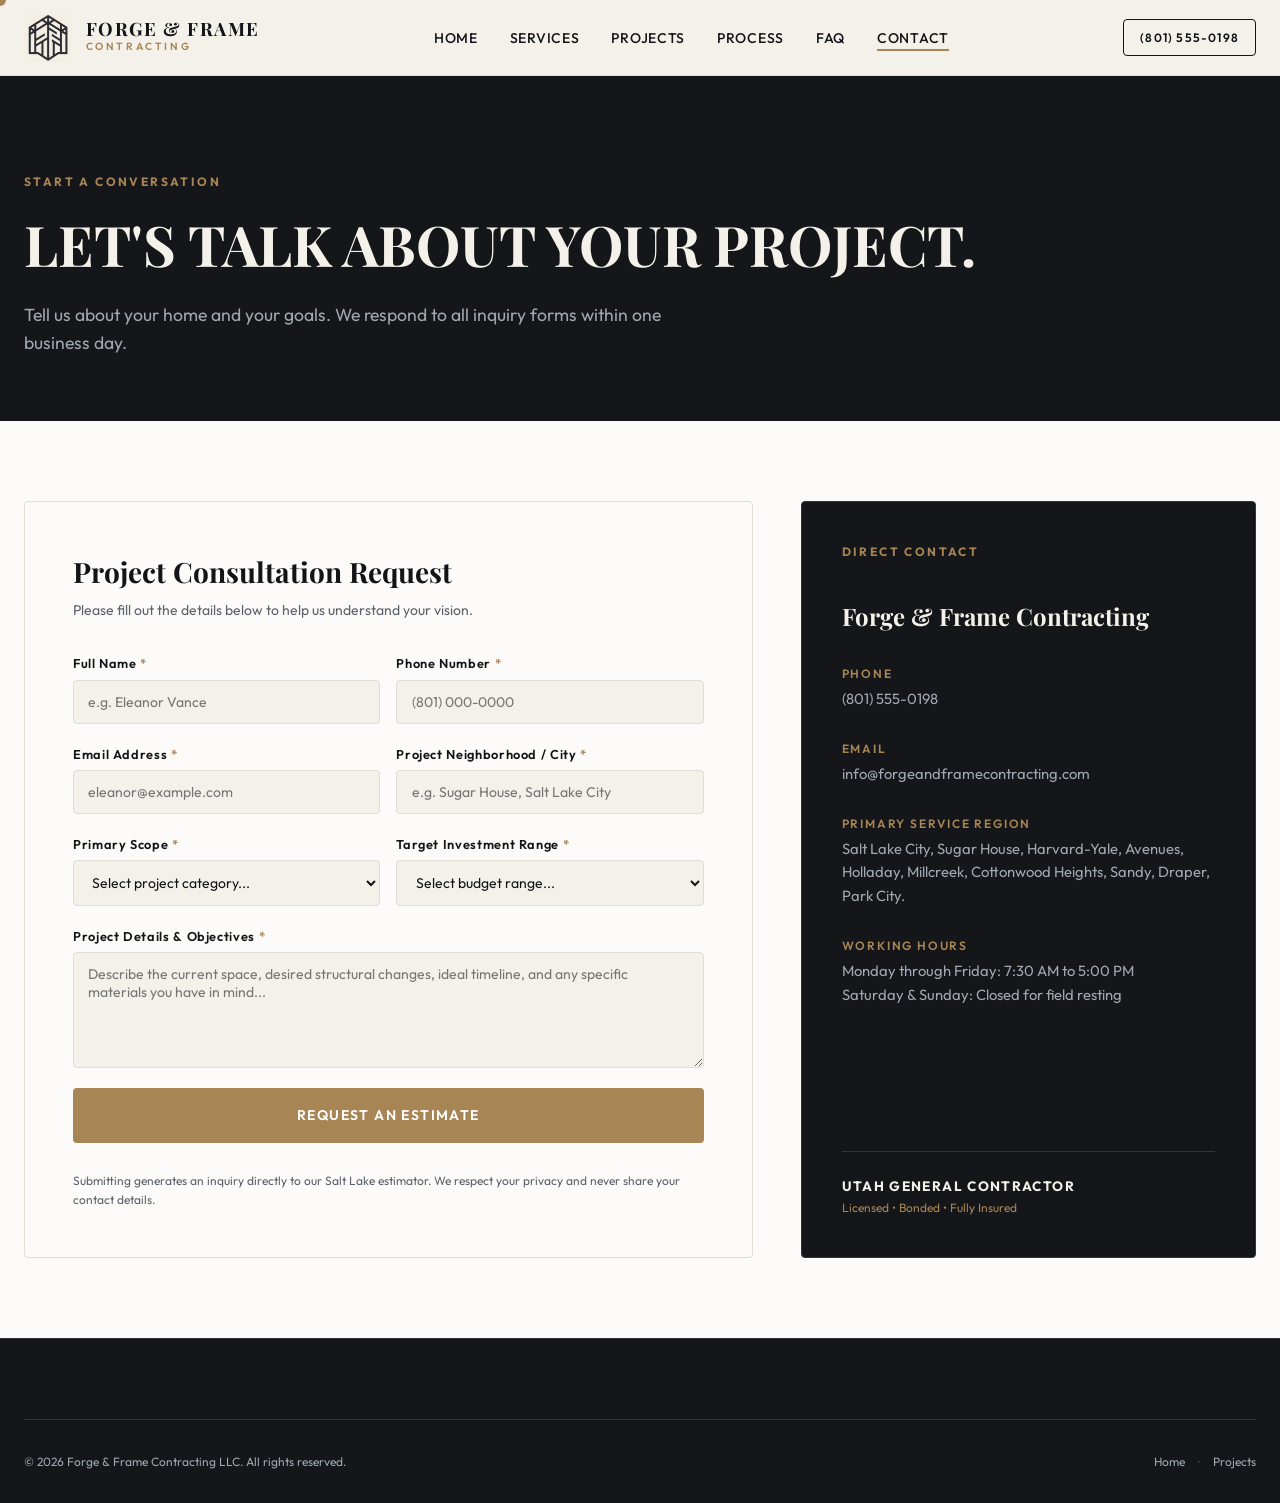
<file: contact.html>
<!DOCTYPE html>
<html lang="en">
<head>
    <meta charset="UTF-8">
    <meta name="viewport" content="width=device-width, initial-scale=1.0">
    <title>Contact & Estimate Request | Forge & Frame Contracting Salt Lake City</title>
    <meta name="description" content="Request an estimate or schedule an on-site project consultation with Forge & Frame Contracting in Salt Lake City, Utah.">
    <link rel="canonical" href="contact.html">

    <!-- Fonts & CSS -->
    <link rel="preconnect" href="https://fonts.googleapis.com">
    <link rel="preconnect" href="https://fonts.gstatic.com" crossorigin>
    <link href="https://fonts.googleapis.com/css2?family=Outfit:wght@300;400;500;600;700&family=Playfair+Display:ital,wght@0,500;0,600;0,700;1,400&display=swap" rel="stylesheet">
    <link rel="stylesheet" href="css/style.css">
</head>
<body>

    <div class="custom-cursor" id="customCursor"></div>

    <!-- Header Navigation -->
    <header class="site-header scrolled" id="siteHeader">
        <div class="container header-inner">
            <a href="index.html" class="brand-logo" aria-label="Forge & Frame Contracting Home">
                <img src="images/logo.png" alt="Forge & Frame Contracting Logo" width="52" height="52">
                <div class="brand-text">
                    <span class="brand-name">FORGE & FRAME</span>
                    <span class="brand-sub">CONTRACTING</span>
                </div>
            </a>

            <nav class="main-nav" id="mainNav" aria-label="Main Navigation">
                <ul class="nav-list">
                    <li><a href="index.html" class="nav-link">Home</a></li>
                    <li><a href="index.html#services" class="nav-link">Services</a></li>
                    <li><a href="projects.html" class="nav-link">Projects</a></li>
                    <li><a href="index.html#process" class="nav-link">Process</a></li>
                    <li><a href="index.html#faq" class="nav-link">FAQ</a></li>
                    <li><a href="contact.html" class="nav-link active">Contact</a></li>
                </ul>
            </nav>

            <div class="header-actions">
                <a href="tel:+18015550198" class="btn btn-outline btn-sm">(801) 555-0198</a>
                <button class="mobile-toggle" id="mobileToggle" aria-label="Toggle navigation menu" aria-expanded="false">
                    <span class="hamburger-line"></span>
                    <span class="hamburger-line"></span>
                    <span class="hamburger-line"></span>
                </button>
            </div>
        </div>
    </header>

    <!-- Mobile Drawer -->
    <div class="mobile-menu" id="mobileMenu" aria-hidden="true">
        <div class="mobile-menu-inner">
            <nav>
                <ul class="mobile-nav-list">
                    <li><a href="index.html" class="mobile-nav-link">Home</a></li>
                    <li><a href="index.html#services" class="mobile-nav-link">Services</a></li>
                    <li><a href="projects.html" class="mobile-nav-link">Projects</a></li>
                    <li><a href="index.html#process" class="mobile-nav-link">Process</a></li>
                    <li><a href="index.html#faq" class="mobile-nav-link">FAQ</a></li>
                    <li><a href="contact.html" class="mobile-nav-link">Contact</a></li>
                </ul>
            </nav>
        </div>
    </div>

    <!-- Page Title -->
    <section class="page-hero dark-bg">
        <div class="container">
            <span class="section-label">START A CONVERSATION</span>
            <h1 class="page-title">LET'S TALK ABOUT YOUR PROJECT.</h1>
            <p class="page-lead">Tell us about your home and your goals. We respond to all inquiry forms within one business day.</p>
        </div>
    </section>

    <!-- Main Contact Section -->
    <section class="section contact-section">
        <div class="container">
            <div class="grid grid-contact">
                <!-- Form Column -->
                <div class="contact-form-wrapper">
                    <h2 class="form-title">Project Consultation Request</h2>
                    <p class="form-sub">Please fill out the details below to help us understand your vision.</p>

                    <form id="contactForm" class="contact-form" action="mailto:info@forgeandframecontracting.com" method="post" enctype="text/plain">
                        <div class="form-row grid-2-form">
                            <div class="form-group">
                                <label for="fullName">Full Name <span class="req">*</span></label>
                                <input type="text" id="fullName" name="fullName" class="form-control" placeholder="e.g. Eleanor Vance" required>
                            </div>
                            <div class="form-group">
                                <label for="phone">Phone Number <span class="req">*</span></label>
                                <input type="tel" id="phone" name="phone" class="form-control" placeholder="(801) 000-0000" required>
                            </div>
                        </div>

                        <div class="form-row grid-2-form">
                            <div class="form-group">
                                <label for="email">Email Address <span class="req">*</span></label>
                                <input type="email" id="email" name="email" class="form-control" placeholder="eleanor@example.com" required>
                            </div>
                            <div class="form-group">
                                <label for="propertyLocation">Project Neighborhood / City <span class="req">*</span></label>
                                <input type="text" id="propertyLocation" name="propertyLocation" class="form-control" placeholder="e.g. Sugar House, Salt Lake City" required>
                            </div>
                        </div>

                        <div class="form-row grid-2-form">
                            <div class="form-group">
                                <label for="projectType">Primary Scope <span class="req">*</span></label>
                                <select id="projectType" name="projectType" class="form-control" required>
                                    <option value="" disabled selected>Select project category...</option>
                                    <option value="Whole-Home Remodel">Whole-Home Remodeling</option>
                                    <option value="Kitchen Remodel">Kitchen Remodel</option>
                                    <option value="Bathroom Remodel">Bathroom Remodel</option>
                                    <option value="Home Addition">Home Addition</option>
                                    <option value="Custom Carpentry">Custom Carpentry</option>
                                    <option value="Outdoor Living">Outdoor Living / Deck</option>
                                    <option value="Exterior Renovation">Exterior Renovation</option>
                                    <option value="Custom New Build">Custom New Build</option>
                                </select>
                            </div>
                            <div class="form-group">
                                <label for="estimatedBudget">Target Investment Range <span class="req">*</span></label>
                                <select id="estimatedBudget" name="estimatedBudget" class="form-control" required>
                                    <option value="" disabled selected>Select budget range...</option>
                                    <option value="$30,000 - $50,000">$30,000 to $50,000</option>
                                    <option value="$50,000 - $100,000">$50,000 to $100,000</option>
                                    <option value="$100,000 - $200,000">$100,000 to $200,000</option>
                                    <option value="$200,000+">$200,000+</option>
                                </select>
                            </div>
                        </div>

                        <div class="form-group">
                            <label for="projectDescription">Project Details & Objectives <span class="req">*</span></label>
                            <textarea id="projectDescription" name="projectDescription" rows="5" class="form-control" placeholder="Describe the current space, desired structural changes, ideal timeline, and any specific materials you have in mind..." required></textarea>
                        </div>

                        <div class="form-submit-wrapper">
                            <button type="submit" class="btn btn-primary btn-full btn-lg">
                                <span>REQUEST AN ESTIMATE</span>
                            </button>
                        </div>

                        <div class="form-notice" id="formNotice">
                            <p>Submitting generates an inquiry directly to our Salt Lake estimator. We respect your privacy and never share your contact details.</p>
                        </div>
                    </form>
                </div>

                <!-- Info Column -->
                <div class="contact-info-wrapper">
                    <div class="info-card dark-bg">
                        <span class="section-label">DIRECT CONTACT</span>
                        <h3 class="info-title">Forge & Frame Contracting</h3>
                        
                        <div class="info-item">
                            <span class="info-label">PHONE</span>
                            <p class="info-val"><a href="tel:+18015550198">(801) 555-0198</a></p>
                        </div>

                        <div class="info-item">
                            <span class="info-label">EMAIL</span>
                            <p class="info-val"><a href="mailto:info@forgeandframecontracting.com">info@forgeandframecontracting.com</a></p>
                        </div>

                        <div class="info-item">
                            <span class="info-label">PRIMARY SERVICE REGION</span>
                            <p class="info-val">Salt Lake City, Sugar House, Harvard-Yale, Avenues, Holladay, Millcreek, Cottonwood Heights, Sandy, Draper, Park City.</p>
                        </div>

                        <div class="info-item">
                            <span class="info-label">WORKING HOURS</span>
                            <p class="info-val">Monday through Friday: 7:30 AM to 5:00 PM<br>Saturday & Sunday: Closed for field resting</p>
                        </div>

                        <div class="info-license-badge">
                            <strong>UTAH GENERAL CONTRACTOR</strong>
                            <span>Licensed • Bonded • Fully Insured</span>
                        </div>
                    </div>
                </div>
            </div>
        </div>
    </section>

    <!-- Footer -->
    <footer class="site-footer">
        <div class="container">
            <div class="footer-bottom">
                <p>&copy; 2026 Forge & Frame Contracting LLC. All rights reserved.</p>
                <div class="footer-legal">
                    <a href="index.html">Home</a>
                    <span class="sep">•</span>
                    <a href="projects.html">Projects</a>
                </div>
            </div>
        </div>
    </footer>

    <!-- Scripts -->
    <script src="js/script.js"></script>
</body>
</html>
</file>
<file: css/style.css>
/* ==========================================================================
   FORGE & FRAME CONTRACTING - PRODUCTION STYLESHEET
   Architectural, Warm Charcoal, Stone & Bronze Palette
   ========================================================================== */

:root {
    /* Color Palette */
    --color-bg-dark: #141619;
    --color-bg-dark-surface: #1B1E23;
    --color-bg-dark-card: #22262D;
    
    --color-bg-light: #F4F1EA;
    --color-bg-light-pure: #FCFBF9;
    --color-bg-stone: #EAE6DF;

    --color-text-dark: #121417;
    --color-text-muted: #5C626C;
    --color-text-light: #F4F1EA;
    --color-text-light-muted: #A0A7B2;

    --color-accent-bronze: #A88555;
    --color-accent-bronze-hover: #906F43;
    
    --color-border-dark: #2E333D;
    --color-border-light: #E0DDD6;

    /* Fonts */
    --font-heading: 'Playfair Display', Georgia, serif;
    --font-body: 'Outfit', -apple-system, BlinkMacSystemFont, 'Segoe UI', Roboto, sans-serif;

    /* Transitions & Layout */
    --transition-fast: 0.2s cubic-bezier(0.16, 1, 0.3, 1);
    --transition-medium: 0.35s cubic-bezier(0.16, 1, 0.3, 1);
    --container-max: 1280px;
    --radius-sm: 4px;
    --radius-md: 8px;
}

/* Reset & Global Standards */
*, *::before, *::after {
    box-sizing: border-box;
    margin: 0;
    padding: 0;
}

html {
    scroll-behavior: smooth;
    font-size: 16px;
    -webkit-text-size-adjust: 100%;
}

body {
    background-color: var(--color-bg-light-pure);
    color: var(--color-text-dark);
    font-family: var(--font-body);
    font-weight: 400;
    line-height: 1.6;
    overflow-x: hidden;
    -webkit-font-smoothing: antialiased;
}

img, video, canvas {
    max-width: 100%;
    height: auto;
    display: block;
}

a {
    color: inherit;
    text-decoration: none;
    transition: color var(--transition-fast);
}

button, input, select, textarea {
    font-family: inherit;
    font-size: inherit;
}

ul {
    list-style: none;
}

/* Custom Cursor (Desktop Only) */
.custom-cursor {
    position: fixed;
    top: 0;
    left: 0;
    width: 12px;
    height: 12px;
    background-color: var(--color-accent-bronze);
    border-radius: 50%;
    pointer-events: none;
    z-index: 9999;
    transform: translate(-50%, -50%);
    transition: transform 0.1s ease, width 0.2s ease, height 0.2s ease, background-color 0.2s ease;
    display: none;
}

@media (pointer: fine) {
    .custom-cursor {
        display: block;
    }
}

.custom-cursor.hovered {
    width: 36px;
    height: 36px;
    background-color: rgba(168, 133, 85, 0.35);
    border: 1px solid var(--color-accent-bronze);
}

/* Containers & Grid Systems */
.container {
    width: 100%;
    max-width: var(--container-max);
    margin: 0 auto;
    padding: 0 1.5rem;
}

.grid {
    display: grid;
    gap: 2rem;
}

.grid-2 {
    grid-template-columns: repeat(2, 1fr);
}

@media (max-width: 860px) {
    .grid-2 {
        grid-template-columns: 1fr;
    }
}

/* Top Announcement Bar */
.top-bar {
    background-color: var(--color-bg-dark);
    color: var(--color-text-light-muted);
    font-size: 0.8125rem;
    padding: 0.5rem 0;
    border-bottom: 1px solid var(--color-border-dark);
}

.top-bar-inner {
    display: flex;
    justify-content: space-between;
    align-items: center;
}

.top-bar-contact {
    display: flex;
    gap: 0.75rem;
    align-items: center;
}

.top-bar-contact a:hover {
    color: var(--color-accent-bronze);
}

.sep {
    color: var(--color-border-dark);
}

@media (max-width: 640px) {
    .top-bar {
        display: none;
    }
}

/* Header & Navigation */
.site-header {
    position: sticky;
    top: 0;
    z-index: 1000;
    background-color: rgba(244, 241, 234, 0.95);
    backdrop-filter: blur(10px);
    border-bottom: 1px solid var(--color-border-light);
    transition: background-color var(--transition-fast), padding var(--transition-fast);
    padding: 0.85rem 0;
}

.site-header.scrolled {
    background-color: rgba(20, 22, 25, 0.96);
    border-bottom-color: var(--color-border-dark);
    color: var(--color-text-light);
}

.header-inner {
    display: flex;
    align-items: center;
    justify-content: space-between;
}

.brand-logo {
    display: flex;
    align-items: center;
    gap: 0.85rem;
}

.brand-logo img {
    height: 48px;
    width: auto;
    object-fit: contain;
}

.brand-text {
    display: flex;
    flex-direction: column;
}

.brand-name {
    font-family: var(--font-heading);
    font-weight: 700;
    font-size: 1.15rem;
    letter-spacing: 0.08em;
    line-height: 1.1;
}

.brand-sub {
    font-size: 0.65rem;
    letter-spacing: 0.25em;
    color: var(--color-accent-bronze);
    font-weight: 600;
}

.main-nav .nav-list {
    display: flex;
    gap: 2rem;
    align-items: center;
}

.nav-link {
    font-size: 0.875rem;
    font-weight: 500;
    letter-spacing: 0.05em;
    text-transform: uppercase;
    position: relative;
    padding: 0.25rem 0;
}

.nav-link::after {
    content: '';
    position: absolute;
    bottom: 0;
    left: 0;
    width: 0%;
    height: 2px;
    background-color: var(--color-accent-bronze);
    transition: width var(--transition-fast);
}

.nav-link:hover::after, .nav-link.active::after {
    width: 100%;
}

.header-actions {
    display: flex;
    align-items: center;
    gap: 1rem;
}

.mobile-toggle {
    display: none;
    background: none;
    border: none;
    cursor: pointer;
    padding: 0.5rem;
}

.hamburger-line {
    display: block;
    width: 24px;
    height: 2px;
    background-color: currentColor;
    margin: 5px 0;
    transition: transform var(--transition-fast);
}

@media (max-width: 992px) {
    .main-nav {
        display: none;
    }
    .mobile-toggle {
        display: block;
    }
}

/* Mobile Menu Drawer */
.mobile-menu {
    position: fixed;
    top: 0;
    right: -100%;
    width: 85%;
    max-width: 380px;
    height: 100vh;
    background-color: var(--color-bg-dark);
    color: var(--color-text-light);
    z-index: 2000;
    transition: right var(--transition-medium);
    padding: 5rem 2rem 2rem;
    box-shadow: -10px 0 30px rgba(0,0,0,0.5);
}

.mobile-menu.open {
    right: 0;
}

.mobile-nav-list {
    display: flex;
    flex-direction: column;
    gap: 1.5rem;
}

.mobile-nav-link {
    font-family: var(--font-heading);
    font-size: 1.5rem;
    letter-spacing: 0.05em;
}

.mobile-menu-cta {
    margin-top: 3rem;
    padding-top: 2rem;
    border-top: 1px solid var(--color-border-dark);
}

/* Buttons */
.btn {
    display: inline-flex;
    align-items: center;
    justify-content: center;
    gap: 0.5rem;
    padding: 0.85rem 1.75rem;
    font-size: 0.8125rem;
    font-weight: 600;
    letter-spacing: 0.1em;
    text-transform: uppercase;
    border-radius: var(--radius-sm);
    cursor: pointer;
    transition: all var(--transition-fast);
    border: 1px solid transparent;
}

.btn-primary {
    background-color: var(--color-accent-bronze);
    color: #FFFFFF;
}

.btn-primary:hover {
    background-color: var(--color-accent-bronze-hover);
}

.btn-outline {
    background-color: transparent;
    border-color: currentColor;
}

.btn-outline:hover {
    background-color: rgba(168, 133, 85, 0.1);
    border-color: var(--color-accent-bronze);
}

.btn-sm {
    padding: 0.5rem 1rem;
    font-size: 0.75rem;
}

.btn-lg {
    padding: 1.1rem 2.25rem;
    font-size: 0.875rem;
}

.btn-full {
    width: 100%;
}

/* Scroll-Driven Sticky Hero Setup */
.hero-section {
    position: relative;
    height: 300vh; /* Smooth distance for scroll scrubbing */
    background-color: var(--color-bg-dark);
    color: var(--color-text-light);
}

.hero-sticky-wrapper {
    position: sticky;
    top: 0;
    height: 100vh;
    width: 100%;
    display: flex;
    align-items: center;
    overflow: hidden;
}

.hero-media-wrapper {
    position: absolute;
    top: 0;
    left: 0;
    width: 100%;
    height: 100%;
    z-index: 1;
}

.hero-aspect-container {
    width: 100%;
    height: 100%;
    position: relative;
}

#heroCanvas {
    width: 100%;
    height: 100%;
    object-fit: cover;
    filter: brightness(0.65) contrast(1.05);
}

.hero-media-overlay {
    position: absolute;
    top: 0;
    left: 0;
    width: 100%;
    height: 100%;
    background: linear-gradient(180deg, rgba(20,22,25,0.75) 0%, rgba(20,22,25,0.45) 50%, rgba(20,22,25,0.85) 100%);
}

.hero-animation-status {
    position: absolute;
    top: 1.5rem;
    right: 1.5rem;
    z-index: 3;
    display: flex;
    align-items: center;
    gap: 0.5rem;
    background-color: rgba(20,22,25,0.75);
    border: 1px solid var(--color-border-dark);
    padding: 0.4rem 0.85rem;
    border-radius: 20px;
    font-size: 0.7rem;
    letter-spacing: 0.1em;
    backdrop-filter: blur(5px);
}

.status-dot {
    width: 8px;
    height: 8px;
    background-color: #22C55E;
    border-radius: 50%;
    box-shadow: 0 0 8px #22C55E;
}

.hero-content-container {
    position: relative;
    z-index: 2;
    width: 100%;
}

.hero-content {
    position: relative;
    max-width: 680px;
    min-height: 380px;
}

/* Sequential Copywriting Reveal Steps */
.hero-step {
    position: absolute;
    top: 0;
    left: 0;
    width: 100%;
    opacity: 0;
    transform: translateY(24px);
    pointer-events: none;
    transition: opacity 0.45s ease, transform 0.45s ease;
}

.hero-step.active {
    opacity: 1;
    transform: translateY(0);
    pointer-events: auto;
}

.hero-badge {
    display: inline-block;
    font-size: 0.75rem;
    letter-spacing: 0.2em;
    color: var(--color-accent-bronze);
    margin-bottom: 1rem;
    font-weight: 600;
}

.hero-title {
    font-family: var(--font-heading);
    font-size: clamp(2.5rem, 5.5vw, 4.25rem);
    line-height: 1.08;
    font-weight: 700;
    margin-bottom: 1.25rem;
    letter-spacing: -0.01em;
}

.hero-title .highlight {
    color: var(--color-accent-bronze);
    font-style: italic;
}

.hero-lead {
    font-size: 1.15rem;
    color: var(--color-text-light-muted);
    margin-bottom: 2rem;
    max-width: 580px;
}

.hero-buttons {
    display: flex;
    gap: 1rem;
    flex-wrap: wrap;
}

.hero-progress-wrapper {
    position: absolute;
    bottom: -3.5rem;
    left: 0;
    width: 240px;
}

.progress-bar-track {
    width: 100%;
    height: 3px;
    background-color: rgba(255,255,255,0.2);
    overflow: hidden;
    margin-bottom: 0.35rem;
}

.progress-bar-fill {
    width: 0%;
    height: 100%;
    background-color: var(--color-accent-bronze);
    transition: width 0.1s linear;
}

.progress-label {
    font-size: 0.65rem;
    letter-spacing: 0.15em;
    color: var(--color-text-light-muted);
}

.scroll-indicator {
    position: absolute;
    bottom: 1.5rem;
    right: 2rem;
    z-index: 2;
    display: flex;
    align-items: center;
    gap: 0.75rem;
    opacity: 0.7;
}

.scroll-text {
    font-size: 0.65rem;
    letter-spacing: 0.2em;
}

.scroll-line {
    width: 30px;
    height: 1px;
    background-color: var(--color-text-light);
}

@media (max-width: 768px) {
    .scroll-indicator {
        display: none;
    }
}

/* Trust Strip */
.trust-strip {
    background-color: var(--color-bg-dark-surface);
    color: var(--color-text-light);
    border-bottom: 1px solid var(--color-border-dark);
    padding: 1.5rem 0;
}

.trust-grid {
    display: grid;
    grid-template-columns: repeat(4, 1fr);
    gap: 1.5rem;
}

.trust-item {
    display: flex;
    align-items: center;
    gap: 1rem;
}

.trust-icon {
    color: var(--color-accent-bronze);
    flex-shrink: 0;
}

.trust-text {
    display: flex;
    flex-direction: column;
}

.trust-text strong {
    font-size: 0.875rem;
    font-weight: 600;
}

.trust-text span {
    font-size: 0.75rem;
    color: var(--color-text-light-muted);
}

@media (max-width: 992px) {
    .trust-grid {
        grid-template-columns: repeat(2, 1fr);
    }
}

@media (max-width: 540px) {
    .trust-grid {
        grid-template-columns: 1fr;
    }
}

/* Section Shared Typography & Layout */
.section {
    padding: 5rem 0;
}

.dark-bg {
    background-color: var(--color-bg-dark);
    color: var(--color-text-light);
}

.section-label {
    font-size: 0.75rem;
    letter-spacing: 0.2em;
    font-weight: 700;
    color: var(--color-accent-bronze);
    display: block;
    margin-bottom: 0.5rem;
    text-transform: uppercase;
}

.section-title {
    font-family: var(--font-heading);
    font-size: clamp(1.85rem, 3.5vw, 2.75rem);
    line-height: 1.15;
    margin-bottom: 1rem;
}

.section-subtitle {
    font-size: 1.05rem;
    color: var(--color-text-muted);
    max-width: 620px;
}

.dark-bg .section-subtitle {
    color: var(--color-text-light-muted);
}

.section-header {
    margin-bottom: 3rem;
}

.section-header.center {
    text-align: center;
}

.section-header.center .section-subtitle {
    margin: 0 auto;
}

.flex-header {
    display: flex;
    justify-content: space-between;
    align-items: flex-end;
}

@media (max-width: 768px) {
    .flex-header {
        flex-direction: column;
        align-items: flex-start;
        gap: 1.5rem;
    }
}

.paragraph-lg {
    font-size: 1.125rem;
    line-height: 1.65;
    color: var(--color-text-muted);
}

/* Intro Section */
.intro-grid {
    align-items: flex-start;
}

.intro-highlights {
    display: grid;
    grid-template-columns: repeat(2, 1fr);
    gap: 1.5rem;
    margin-top: 2rem;
    padding-top: 2rem;
    border-top: 1px solid var(--color-border-light);
}

.highlight-box .h-num {
    font-family: var(--font-heading);
    font-size: 1.5rem;
    color: var(--color-accent-bronze);
    display: block;
}

.highlight-box .h-title {
    font-weight: 600;
    margin-bottom: 0.25rem;
    display: block;
}

.highlight-box p {
    font-size: 0.85rem;
    color: var(--color-text-muted);
}

/* Services Section */
.services-grid {
    display: grid;
    grid-template-columns: repeat(4, 1fr);
    gap: 1.5rem;
}

.service-card {
    background-color: var(--color-bg-dark-surface);
    border: 1px solid var(--color-border-dark);
    padding: 2rem 1.5rem;
    border-radius: var(--radius-sm);
    transition: transform var(--transition-fast), border-color var(--transition-fast);
}

.service-card:hover {
    transform: translateY(-4px);
    border-color: var(--color-accent-bronze);
}

.service-number {
    font-family: var(--font-heading);
    font-size: 1.25rem;
    color: var(--color-accent-bronze);
    margin-bottom: 1rem;
}

.service-title {
    font-size: 1.2rem;
    margin-bottom: 0.75rem;
    font-family: var(--font-heading);
}

.service-desc {
    font-size: 0.875rem;
    color: var(--color-text-light-muted);
    margin-bottom: 1.25rem;
}

.service-list {
    border-top: 1px solid var(--color-border-dark);
    padding-top: 1rem;
}

.service-list li {
    font-size: 0.8rem;
    color: var(--color-text-light-muted);
    margin-bottom: 0.35rem;
    position: relative;
    padding-left: 1rem;
}

.service-list li::before {
    content: "•";
    position: absolute;
    left: 0;
    color: var(--color-accent-bronze);
}

@media (max-width: 1100px) {
    .services-grid {
        grid-template-columns: repeat(2, 1fr);
    }
}

@media (max-width: 600px) {
    .services-grid {
        grid-template-columns: 1fr;
    }
}

/* Featured Projects Cards */
.project-cards-grid {
    display: grid;
    grid-template-columns: repeat(3, 1fr);
    gap: 2rem;
}

.project-card {
    background-color: var(--color-bg-light-pure);
    border: 1px solid var(--color-border-light);
    border-radius: var(--radius-sm);
    overflow: hidden;
    transition: transform var(--transition-medium), box-shadow var(--transition-medium);
}

.project-card:hover {
    transform: translateY(-6px);
    box-shadow: 0 12px 30px rgba(0,0,0,0.08);
}

.project-image-box {
    position: relative;
    height: 240px;
    overflow: hidden;
}

.project-placeholder-visual {
    width: 100%;
    height: 100%;
    display: flex;
    align-items: flex-end;
    padding: 1rem;
    background-size: cover;
    background-position: center;
}

.project-bg-1 { background-color: #2D323B; background-image: linear-gradient(135deg, #2A2E35 0%, #1A1C20 100%); }
.project-bg-2 { background-color: #353B45; background-image: linear-gradient(135deg, #3A404B 0%, #22262E 100%); }
.project-bg-3 { background-color: #282C34; background-image: linear-gradient(135deg, #2C3038 0%, #181A1E 100%); }
.project-bg-4 { background-color: #30353E; background-image: linear-gradient(135deg, #333842 0%, #1E2127 100%); }
.project-bg-5 { background-color: #262930; background-image: linear-gradient(135deg, #292C34 0%, #17181D 100%); }
.project-bg-6 { background-color: #333942; background-image: linear-gradient(135deg, #363C46 0%, #20232A 100%); }

.p-badge {
    background-color: var(--color-accent-bronze);
    color: #FFF;
    font-size: 0.65rem;
    font-weight: 700;
    padding: 0.25rem 0.6rem;
    letter-spacing: 0.1em;
    border-radius: 2px;
}

.project-info {
    padding: 1.5rem;
}

.project-location {
    font-size: 0.7rem;
    letter-spacing: 0.15em;
    color: var(--color-accent-bronze);
    font-weight: 600;
    display: block;
    margin-bottom: 0.35rem;
}

.project-name {
    font-family: var(--font-heading);
    font-size: 1.25rem;
    margin-bottom: 0.5rem;
}

.project-excerpt {
    font-size: 0.875rem;
    color: var(--color-text-muted);
    margin-bottom: 1.25rem;
}

.project-meta {
    display: flex;
    justify-content: space-between;
    border-top: 1px solid var(--color-border-light);
    padding-top: 0.75rem;
    font-size: 0.75rem;
    color: var(--color-text-muted);
    font-weight: 500;
}

@media (max-width: 992px) {
    .project-cards-grid {
        grid-template-columns: repeat(2, 1fr);
    }
}

@media (max-width: 640px) {
    .project-cards-grid {
        grid-template-columns: 1fr;
    }
}

/* Before / After Drag Slider */
.ba-slider-container {
    position: relative;
    width: 100%;
    max-width: 1000px;
    height: 480px;
    margin: 0 auto;
    overflow: hidden;
    border-radius: var(--radius-sm);
    border: 1px solid var(--color-border-dark);
    user-select: none;
    touch-action: pan-y;
}

.ba-image-layer {
    position: absolute;
    top: 0;
    left: 0;
    width: 100%;
    height: 100%;
}

.ba-visual-mock {
    width: 100%;
    height: 100%;
    position: relative;
    display: flex;
    align-items: center;
    justify-content: center;
}

.before-mock {
    background-color: #1F2227;
    background-image: repeating-linear-gradient(45deg, #1A1C20 0, #1A1C20 10px, #22252B 10px, #22252B 20px);
}

.after-mock {
    background-color: #2D333C;
    background-image: radial-gradient(#3D4450 1px, transparent 1px);
    background-size: 20px 20px;
}

.ba-before-layer {
    width: 50%;
    overflow: hidden;
    z-index: 2;
    border-right: 2px solid var(--color-accent-bronze);
}

.ba-tag {
    position: absolute;
    top: 1.5rem;
    padding: 0.35rem 0.85rem;
    font-size: 0.75rem;
    font-weight: 700;
    letter-spacing: 0.15em;
    border-radius: 2px;
}

.tag-before {
    left: 1.5rem;
    background-color: rgba(0,0,0,0.7);
    color: var(--color-text-light);
}

.tag-after {
    right: 1.5rem;
    background-color: var(--color-accent-bronze);
    color: #FFF;
}

.ba-content-mock {
    text-align: center;
    padding: 2rem;
}

.mock-title {
    display: block;
    font-family: var(--font-heading);
    font-size: 1.5rem;
    color: var(--color-text-light);
    margin-bottom: 0.25rem;
}

.mock-sub {
    font-size: 0.85rem;
    color: var(--color-text-light-muted);
}

.ba-handle {
    position: absolute;
    top: 0;
    bottom: 0;
    width: 40px;
    margin-left: -20px;
    z-index: 3;
    cursor: ew-resize;
    display: flex;
    flex-direction: column;
    align-items: center;
    justify-content: center;
}

.ba-handle-line {
    width: 2px;
    height: 100%;
    background-color: var(--color-accent-bronze);
}

.ba-handle-button {
    width: 36px;
    height: 36px;
    background-color: var(--color-accent-bronze);
    color: #FFF;
    border-radius: 50%;
    display: flex;
    align-items: center;
    justify-content: center;
    box-shadow: 0 0 15px rgba(0,0,0,0.5);
    flex-shrink: 0;
}

.ba-caption {
    margin-top: 1.5rem;
    font-size: 0.875rem;
    color: var(--color-text-light-muted);
}

@media (max-width: 600px) {
    .ba-slider-container {
        height: 320px;
    }
}

/* Process Section */
.process-steps {
    display: grid;
    grid-template-columns: repeat(5, 1fr);
    gap: 1.25rem;
}

.process-step {
    background-color: var(--color-bg-light-pure);
    border: 1px solid var(--color-border-light);
    padding: 1.75rem 1.25rem;
    border-radius: var(--radius-sm);
    position: relative;
}

.step-header {
    display: flex;
    flex-direction: column;
    margin-bottom: 0.75rem;
}

.step-num {
    font-family: var(--font-heading);
    font-size: 1.75rem;
    color: var(--color-accent-bronze);
    line-height: 1;
    margin-bottom: 0.25rem;
}

.step-title {
    font-size: 1.1rem;
    font-family: var(--font-heading);
}

.step-desc {
    font-size: 0.825rem;
    color: var(--color-text-muted);
}

@media (max-width: 1024px) {
    .process-steps {
        grid-template-columns: repeat(2, 1fr);
    }
}

@media (max-width: 580px) {
    .process-steps {
        grid-template-columns: 1fr;
    }
}

/* Why Forge & Frame */
.why-grid {
    align-items: center;
}

.why-list {
    display: flex;
    flex-direction: column;
    gap: 1.25rem;
}

.why-card {
    background-color: var(--color-bg-dark-surface);
    border: 1px solid var(--color-border-dark);
    padding: 1.5rem;
    border-radius: var(--radius-sm);
}

.why-card h4 {
    font-family: var(--font-heading);
    font-size: 1.15rem;
    color: var(--color-text-light);
    margin-bottom: 0.35rem;
}

.why-card p {
    font-size: 0.875rem;
    color: var(--color-text-light-muted);
}

/* Testimonials */
.testimonials-grid {
    display: grid;
    grid-template-columns: repeat(3, 1fr);
    gap: 2rem;
}

.testimonial-card {
    background-color: var(--color-bg-light);
    border: 1px solid var(--color-border-light);
    padding: 2rem;
    border-radius: var(--radius-sm);
    display: flex;
    flex-direction: column;
    justify-content: space-between;
}

.quote-mark {
    font-family: var(--font-heading);
    font-size: 3rem;
    line-height: 1;
    color: var(--color-accent-bronze);
}

.quote-text {
    font-size: 0.95rem;
    color: var(--color-text-dark);
    margin-bottom: 1.5rem;
    font-style: italic;
}

.quote-author strong {
    display: block;
    font-size: 0.875rem;
}

.quote-author span {
    font-size: 0.75rem;
    color: var(--color-text-muted);
}

@media (max-width: 900px) {
    .testimonials-grid {
        grid-template-columns: 1fr;
    }
}

/* Service Area */
.area-grid {
    align-items: center;
}

.area-tags {
    display: flex;
    flex-wrap: wrap;
    gap: 0.5rem;
    margin-top: 1.5rem;
}

.area-tag {
    background-color: var(--color-bg-dark-card);
    border: 1px solid var(--color-border-dark);
    padding: 0.4rem 0.85rem;
    font-size: 0.75rem;
    border-radius: 20px;
    color: var(--color-text-light-muted);
}

.area-box {
    background-color: var(--color-bg-dark-surface);
    border: 1px solid var(--color-border-dark);
    padding: 2.5rem;
    border-radius: var(--radius-sm);
}

.area-box h3 {
    font-family: var(--font-heading);
    font-size: 1.5rem;
    margin-bottom: 0.75rem;
}

.area-box p {
    font-size: 0.875rem;
    color: var(--color-text-light-muted);
    margin-bottom: 1.5rem;
}

/* FAQ Accordion */
.faq-accordion {
    max-width: 800px;
    margin: 0 auto;
}

.faq-item {
    border-bottom: 1px solid var(--color-border-light);
}

.faq-trigger {
    width: 100%;
    padding: 1.5rem 0;
    background: none;
    border: none;
    text-align: left;
    font-family: var(--font-heading);
    font-size: 1.15rem;
    font-weight: 600;
    color: var(--color-text-dark);
    display: flex;
    justify-content: space-between;
    align-items: center;
    cursor: pointer;
}

.faq-icon {
    font-size: 1.5rem;
    color: var(--color-accent-bronze);
    transition: transform var(--transition-fast);
}

.faq-content {
    max-height: 0;
    overflow: hidden;
    transition: max-height var(--transition-medium);
}

.faq-content p {
    padding-bottom: 1.5rem;
    font-size: 0.925rem;
    color: var(--color-text-muted);
}

.faq-item.active .faq-icon {
    transform: rotate(45deg);
}

/* CTA Banner */
.cta-banner-box {
    background-color: var(--color-bg-stone);
    border: 1px solid var(--color-border-light);
    padding: 4rem 3rem;
    border-radius: var(--radius-sm);
    display: flex;
    justify-content: space-between;
    align-items: center;
    gap: 2rem;
}

.cta-content h2 {
    font-family: var(--font-heading);
    font-size: 2.25rem;
    margin-bottom: 0.5rem;
}

.cta-content p {
    color: var(--color-text-muted);
}

.cta-actions {
    display: flex;
    gap: 1rem;
    flex-shrink: 0;
}

@media (max-width: 900px) {
    .cta-banner-box {
        flex-direction: column;
        text-align: center;
        padding: 3rem 1.5rem;
    }
    .cta-actions {
        flex-direction: column;
        width: 100%;
    }
}

/* Page Hero for Subpages */
.page-hero {
    padding: 6rem 0 4rem;
}

.page-title {
    font-family: var(--font-heading);
    font-size: clamp(2.25rem, 4.5vw, 3.5rem);
    margin-bottom: 0.75rem;
}

.page-lead {
    font-size: 1.1rem;
    color: var(--color-text-light-muted);
    max-width: 650px;
}

/* Portfolio Gallery Page */
.filter-bar {
    display: flex;
    gap: 0.75rem;
    flex-wrap: wrap;
    margin-bottom: 3rem;
    justify-content: center;
}

.filter-btn {
    background: none;
    border: 1px solid var(--color-border-light);
    padding: 0.5rem 1.25rem;
    font-size: 0.75rem;
    font-weight: 600;
    letter-spacing: 0.1em;
    cursor: pointer;
    border-radius: 20px;
    transition: all var(--transition-fast);
}

.filter-btn:hover, .filter-btn.active {
    background-color: var(--color-accent-bronze);
    color: #FFF;
    border-color: var(--color-accent-bronze);
}

.projects-gallery-grid {
    display: grid;
    grid-template-columns: repeat(2, 1fr);
    gap: 2rem;
}

.gallery-card-inner {
    background-color: var(--color-bg-light-pure);
    border: 1px solid var(--color-border-light);
    border-radius: var(--radius-sm);
    overflow: hidden;
}

.gallery-visual {
    height: 260px;
    position: relative;
    padding: 1rem;
    display: flex;
    align-items: flex-end;
}

.gallery-category {
    background-color: var(--color-bg-dark);
    color: var(--color-accent-bronze);
    font-size: 0.65rem;
    font-weight: 700;
    letter-spacing: 0.1em;
    padding: 0.25rem 0.6rem;
    border-radius: 2px;
}

.gallery-details {
    padding: 1.75rem;
}

.gallery-loc {
    font-size: 0.7rem;
    letter-spacing: 0.15em;
    color: var(--color-accent-bronze);
    font-weight: 600;
    display: block;
    margin-bottom: 0.35rem;
}

.gallery-title {
    font-family: var(--font-heading);
    font-size: 1.35rem;
    margin-bottom: 0.5rem;
}

.gallery-desc {
    font-size: 0.875rem;
    color: var(--color-text-muted);
    margin-bottom: 1.25rem;
}

@media (max-width: 768px) {
    .projects-gallery-grid {
        grid-template-columns: 1fr;
    }
}

/* Modal Dialog */
.project-modal {
    position: fixed;
    top: 0;
    left: 0;
    width: 100%;
    height: 100%;
    z-index: 3000;
    display: flex;
    align-items: center;
    justify-content: center;
    opacity: 0;
    pointer-events: none;
    transition: opacity var(--transition-fast);
}

.project-modal.open {
    opacity: 1;
    pointer-events: auto;
}

.modal-overlay {
    position: absolute;
    top: 0;
    left: 0;
    width: 100%;
    height: 100%;
    background-color: rgba(0,0,0,0.75);
    backdrop-filter: blur(5px);
}

.modal-content {
    position: relative;
    background-color: var(--color-bg-light-pure);
    width: 90%;
    max-width: 600px;
    padding: 2.5rem;
    border-radius: var(--radius-sm);
    z-index: 2;
    transform: translateY(20px);
    transition: transform var(--transition-medium);
}

.project-modal.open .modal-content {
    transform: translateY(0);
}

.modal-close {
    position: absolute;
    top: 1rem;
    right: 1.25rem;
    background: none;
    border: none;
    font-size: 2rem;
    cursor: pointer;
    color: var(--color-text-muted);
}

.modal-loc {
    font-size: 0.75rem;
    letter-spacing: 0.15em;
    color: var(--color-accent-bronze);
    font-weight: 600;
}

.modal-title {
    font-family: var(--font-heading);
    font-size: 1.75rem;
    margin-bottom: 1.5rem;
}

.modal-meta-grid {
    display: grid;
    grid-template-columns: repeat(2, 1fr);
    gap: 1rem;
    padding: 1rem 0;
    border-top: 1px solid var(--color-border-light);
    border-bottom: 1px solid var(--color-border-light);
    margin-bottom: 1.5rem;
    font-size: 0.85rem;
}

.modal-meta-grid strong {
    display: block;
    color: var(--color-text-dark);
}

.modal-text h4 {
    font-size: 0.95rem;
    margin-bottom: 0.5rem;
}

.modal-text p {
    font-size: 0.875rem;
    color: var(--color-text-muted);
    margin-bottom: 2rem;
}

/* Contact Page Form */
.grid-contact {
    display: grid;
    grid-template-columns: 1.6fr 1fr;
    gap: 3rem;
}

.contact-form-wrapper {
    background-color: var(--color-bg-light-pure);
    border: 1px solid var(--color-border-light);
    padding: 3rem;
    border-radius: var(--radius-sm);
}

.form-title {
    font-family: var(--font-heading);
    font-size: 1.75rem;
    margin-bottom: 0.25rem;
}

.form-sub {
    font-size: 0.875rem;
    color: var(--color-text-muted);
    margin-bottom: 2rem;
}

.contact-form {
    display: flex;
    flex-direction: column;
    gap: 1.25rem;
}

.grid-2-form {
    display: grid;
    grid-template-columns: repeat(2, 1fr);
    gap: 1rem;
}

.form-group {
    display: flex;
    flex-direction: column;
    gap: 0.35rem;
}

.form-group label {
    font-size: 0.8rem;
    font-weight: 600;
    letter-spacing: 0.05em;
    color: var(--color-text-dark);
}

.req {
    color: var(--color-accent-bronze);
}

.form-control {
    width: 100%;
    padding: 0.75rem 0.9rem;
    border: 1px solid var(--color-border-light);
    border-radius: var(--radius-sm);
    background-color: var(--color-bg-light);
    font-size: 0.875rem;
    color: var(--color-text-dark);
    transition: border-color var(--transition-fast), background-color var(--transition-fast);
}

.form-control:focus {
    outline: none;
    border-color: var(--color-accent-bronze);
    background-color: #FFF;
}

.form-notice {
    font-size: 0.75rem;
    color: var(--color-text-muted);
    margin-top: 0.5rem;
}

.info-card {
    padding: 2.5rem;
    border-radius: var(--radius-sm);
    border: 1px solid var(--color-border-dark);
    height: 100%;
    display: flex;
    flex-direction: column;
    gap: 1.75rem;
}

.info-title {
    font-family: var(--font-heading);
    font-size: 1.5rem;
}

.info-item {
    display: flex;
    flex-direction: column;
    gap: 0.25rem;
}

.info-label {
    font-size: 0.75rem;
    letter-spacing: 0.15em;
    color: var(--color-accent-bronze);
    font-weight: 600;
}

.info-val {
    font-size: 0.925rem;
    color: var(--color-text-light-muted);
}

.info-license-badge {
    margin-top: auto;
    padding-top: 1.5rem;
    border-top: 1px solid var(--color-border-dark);
    display: flex;
    flex-direction: column;
}

.info-license-badge strong {
    font-size: 0.85rem;
    letter-spacing: 0.1em;
}

.info-license-badge span {
    font-size: 0.75rem;
    color: var(--color-accent-bronze);
}

@media (max-width: 900px) {
    .grid-contact {
        grid-template-columns: 1fr;
    }
    .contact-form-wrapper {
        padding: 2rem 1.5rem;
    }
    .grid-2-form {
        grid-template-columns: 1fr;
    }
}

/* Footer */
.site-footer {
    background-color: var(--color-bg-dark);
    color: var(--color-text-light);
    border-top: 1px solid var(--color-border-dark);
    padding: 5rem 0 2rem;
}

.footer-top {
    display: grid;
    grid-template-columns: 1.5fr 1fr 1fr 1.25fr;
    gap: 2.5rem;
    margin-bottom: 4rem;
}

.footer-logo {
    margin-bottom: 0.75rem;
}

.footer-tagline {
    font-size: 0.75rem;
    letter-spacing: 0.2em;
    color: var(--color-accent-bronze);
    font-weight: 700;
    margin-bottom: 1rem;
}

.footer-desc {
    font-size: 0.85rem;
    color: var(--color-text-light-muted);
    max-width: 320px;
}

.footer-heading {
    font-family: var(--font-heading);
    font-size: 1.1rem;
    margin-bottom: 1.25rem;
    color: var(--color-text-light);
}

.footer-top ul {
    display: flex;
    flex-direction: column;
    gap: 0.6rem;
}

.footer-top li a {
    font-size: 0.85rem;
    color: var(--color-text-light-muted);
}

.footer-top li a:hover {
    color: var(--color-accent-bronze);
}

.contact-line {
    font-size: 0.85rem;
    color: var(--color-text-light-muted);
    margin-bottom: 0.5rem;
}

.footer-license {
    display: inline-block;
    margin-top: 1rem;
    font-size: 0.75rem;
    letter-spacing: 0.1em;
    color: var(--color-accent-bronze);
    border: 1px solid var(--color-border-dark);
    padding: 0.35rem 0.75rem;
    border-radius: 2px;
}

.footer-bottom {
    display: flex;
    justify-content: space-between;
    align-items: center;
    border-top: 1px solid var(--color-border-dark);
    padding-top: 2rem;
    font-size: 0.75rem;
    color: var(--color-text-light-muted);
}

.footer-legal {
    display: flex;
    gap: 0.75rem;
}

@media (max-width: 900px) {
    .footer-top {
        grid-template-columns: repeat(2, 1fr);
    }
}

@media (max-width: 540px) {
    .footer-top {
        grid-template-columns: 1fr;
    }
    .footer-bottom {
        flex-direction: column;
        gap: 1rem;
        text-align: center;
    }
}

/* Reduced Motion Override */
@media (prefers-reduced-motion: reduce) {
    *, *::before, *::after {
        animation-duration: 0.01ms !important;
        animation-iteration-count: 1 !important;
        transition-duration: 0.01ms !important;
        scroll-behavior: auto !important;
    }
    .custom-cursor {
        display: none !important;
    }
}
</file>
